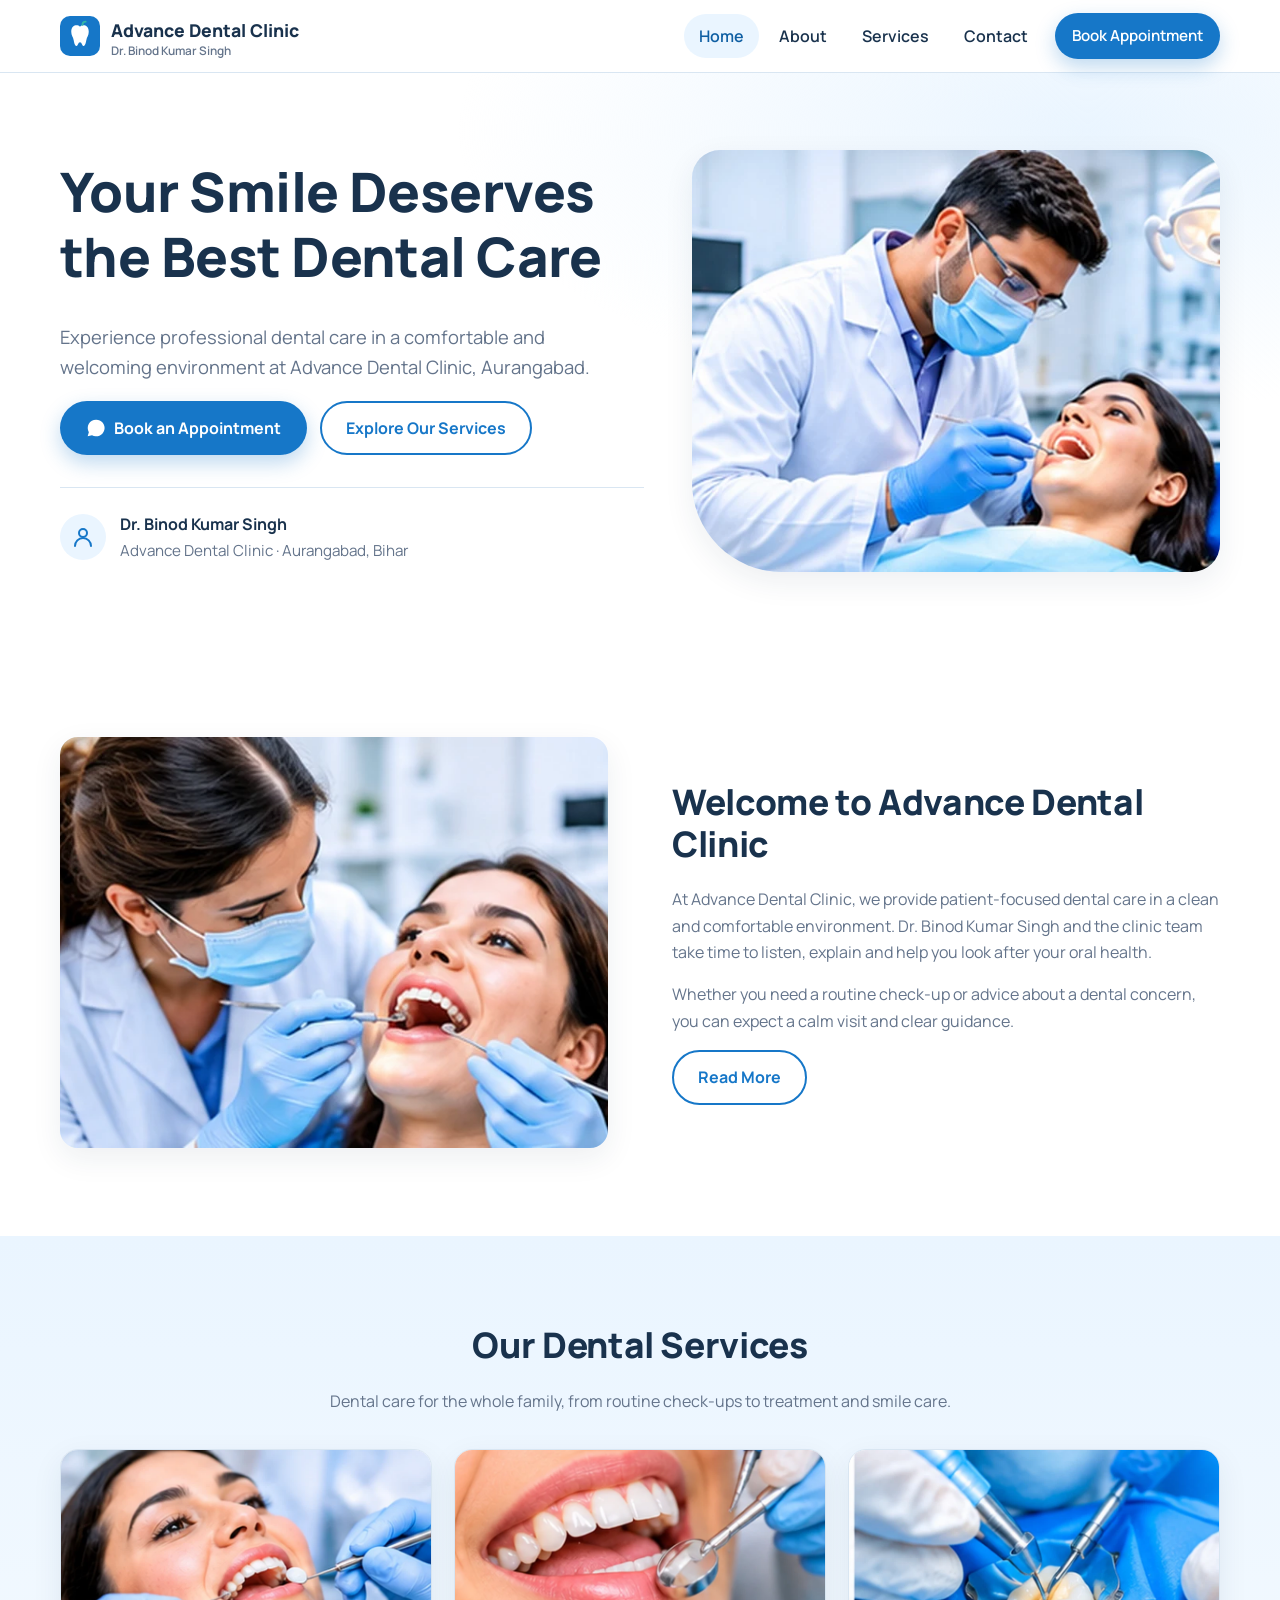
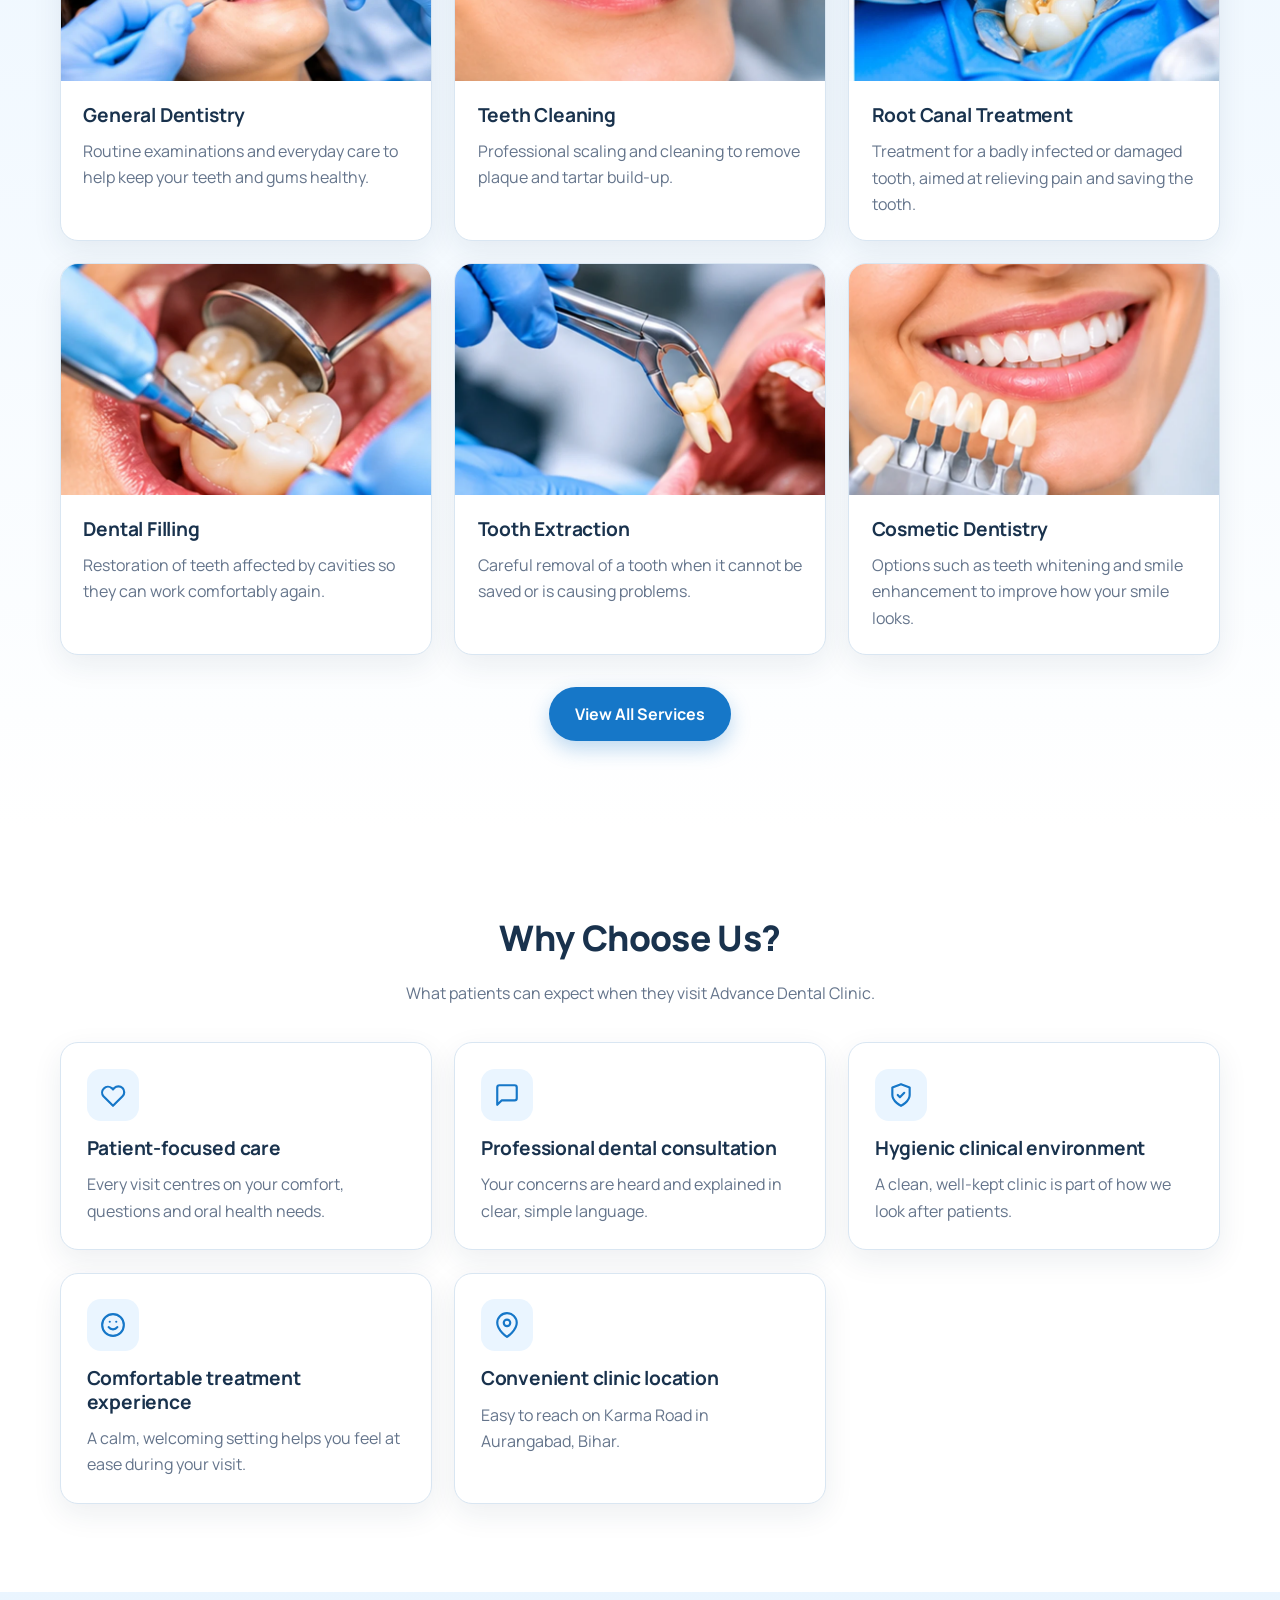
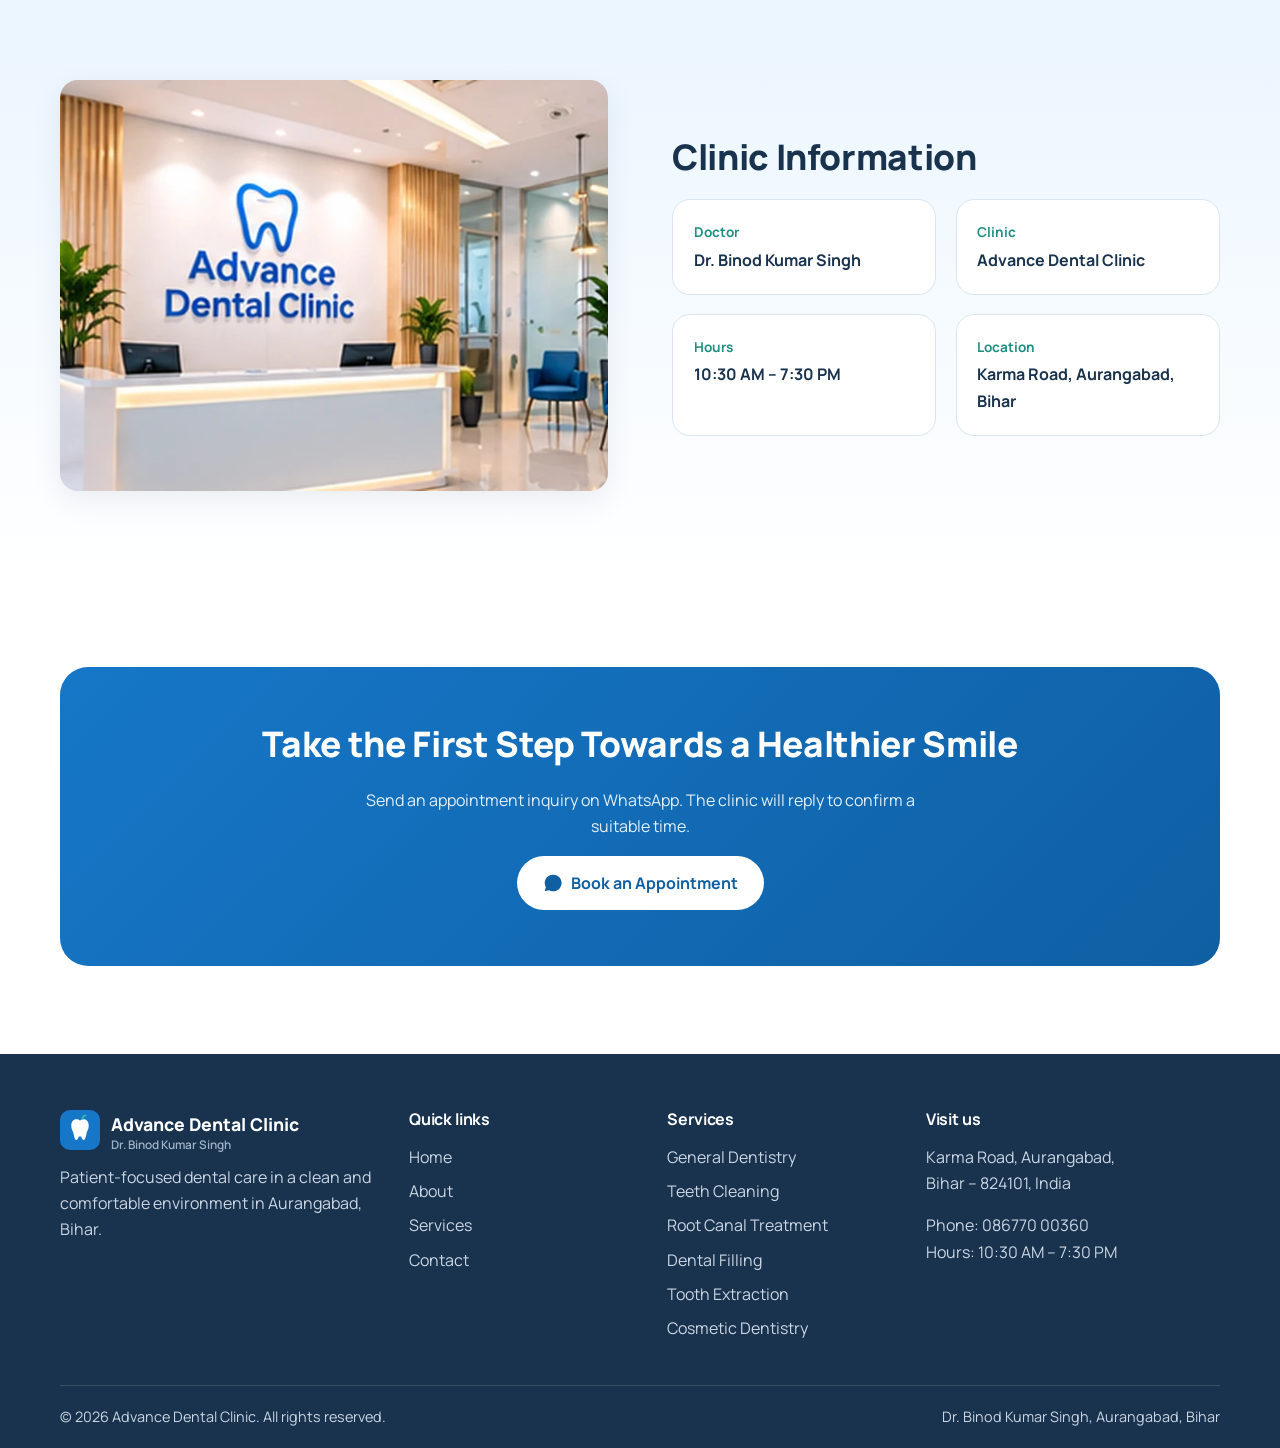
<file: index.html>
<!DOCTYPE html>
<html lang="en">
<head>
<meta charset="utf-8">
<meta name="viewport" content="width=device-width, initial-scale=1">
<title>Advance Dental Clinic | Dentist in Aurangabad, Bihar – Dr. Binod Kumar Singh</title>
<meta name="description" content="Advance Dental Clinic in Aurangabad, Bihar. Patient-focused dental care with Dr. Binod Kumar Singh on Karma Road. Book an appointment on WhatsApp.">
<meta name="keywords" content="Dental Clinic in Aurangabad Bihar, Dentist in Aurangabad, Advance Dental Clinic, Dr Binod Kumar Singh">
<link rel="canonical" href="https://www.example.com/index.html">
<meta property="og:type" content="website">
<meta property="og:site_name" content="Advance Dental Clinic">
<meta property="og:title" content="Advance Dental Clinic | Dentist in Aurangabad, Bihar – Dr. Binod Kumar Singh">
<meta property="og:description" content="Advance Dental Clinic in Aurangabad, Bihar. Patient-focused dental care with Dr. Binod Kumar Singh on Karma Road. Book an appointment on WhatsApp.">
<meta property="og:url" content="https://www.example.com/index.html">
<meta property="og:image" content="https://www.example.com/assets/images/home-dentist-hero.webp">
<link rel="icon" type="image/svg+xml" href="assets/images/favicon.svg">
<link rel="preconnect" href="https://fonts.googleapis.com">
<link rel="preconnect" href="https://fonts.gstatic.com" crossorigin>
<link href="https://fonts.googleapis.com/css2?family=Manrope:wght@400;500;600;700;800&display=swap" rel="stylesheet">
<link rel="stylesheet" href="assets/css/style.css">
</head>
<body>
<a class="skip" href="#main">Skip to content</a>
<header class="site-header">
<div class="wrap nav">
  <a class="logo" href="index.html" aria-label="Advance Dental Clinic home"><img src="assets/images/favicon.svg" alt="" width="40" height="40"><span>Advance Dental Clinic<small>Dr. Binod Kumar Singh</small></span></a>
  <button class="nav-toggle" aria-label="Open menu" aria-expanded="false" aria-controls="nav-links"><span></span></button>
  <ul class="nav-links" id="nav-links"><li><a href="index.html" aria-current="page">Home</a></li><li><a href="about.html">About</a></li><li><a href="services.html">Services</a></li><li><a href="contact.html">Contact</a></li><li><a class="btn btn-primary btn-sm js-book" href="https://wa.me/918677000360">Book Appointment</a></li></ul>
</div>
</header>
<main id="main">

<section class="hero"><div class="wrap hero-grid">
  <div class="hero-copy">
    <h1>Your Smile Deserves the Best Dental Care</h1>
    <p class="lead">Experience professional dental care in a comfortable and welcoming environment at Advance Dental Clinic, Aurangabad.</p>
    <div class="btn-row"><a class="btn btn-primary js-book" href="https://wa.me/918677000360"><svg viewBox="0 0 24 24" fill="currentColor" aria-hidden="true"><path d="M17.500 14.400c-.3-.1-1.700-.8-2-.9-.3-.1-.5-.1-.7.1-.2.300-.8.900-.9 1.100-.2.200-.3.200-.6.100a8 8 0 0 1-2.400-1.500 9 9 0 0 1-1.600-2c-.2-.3 0-.5.100-.6l.4-.5.3-.5c.1-.2 0-.4 0-.5l-.9-2.200c-.2-.6-.5-.5-.7-.5h-.6c-.2 0-.5.100-.8.400-.3.300-1 1-1 2.500s1.100 2.900 1.200 3.100c.2.200 2.100 3.200 5.100 4.500.7.300 1.300.5 1.700.6.700.2 1.400.2 1.900.1.600-.1 1.700-.7 2-1.400.2-.7.200-1.300.2-1.400-.1-.2-.3-.3-.6-.4zM12 2a10 10 0 0 0-8.600 15L2 22l5.200-1.400A10 10 0 1 0 12 2z"/></svg> Book an Appointment</a><a class="btn btn-outline" href="services.html">Explore Our Services</a></div>
    <div class="hero-doc"><div class="dot"><svg width="24" height="24" viewBox="0 0 24 24" fill="none" stroke="currentColor" stroke-width="2" stroke-linecap="round" stroke-linejoin="round" aria-hidden="true"><circle cx="12" cy="8" r="4"/><path d="M4 21a8 8 0 0 1 16 0"/></svg></div><div><strong>Dr. Binod Kumar Singh</strong><span>Advance Dental Clinic &middot; Aurangabad, Bihar</span></div></div>
  </div>
  <div class="photo"><img src="assets/images/home-dentist-hero.webp" alt="Dentist treating a patient in a modern clinic at Advance Dental Clinic, Aurangabad" width="1200" height="1260" data-img-tag="IMG-HOME-01"></div>
</div></section>

<section class="section"><div class="wrap split">
  <div class="photo"><img src="assets/images/dental-care.webp" alt="Dentist examining a patient's teeth at Advance Dental Clinic, Aurangabad" width="1200" height="900" data-img-tag="IMG-HOME-02" loading="lazy"></div>
  <div>
    <h2>Welcome to Advance Dental Clinic</h2>
    <p>At Advance Dental Clinic, we provide patient-focused dental care in a clean and comfortable environment. Dr. Binod Kumar Singh and the clinic team take time to listen, explain and help you look after your oral health.</p>
    <p>Whether you need a routine check-up or advice about a dental concern, you can expect a calm visit and clear guidance.</p>
    <a class="btn btn-outline" href="about.html">Read More</a>
  </div>
</div></section>

<section class="section section--sky"><div class="wrap">
  <div class="section-head center"><h2>Our Dental Services</h2><p>Dental care for the whole family, from routine check-ups to treatment and smile care.</p></div>
  <div class="grid grid-3"><article class="card"><div class="photo"><img src="assets/images/general-dentistry.webp" alt="Routine dental examination at Advance Dental Clinic, Aurangabad" width="1200" height="750" data-img-tag="IMG-SERVICE-01" loading="lazy"></div><div class="card-body"><h3>General Dentistry</h3><p>Routine examinations and everyday care to help keep your teeth and gums healthy.</p></div></article><article class="card"><div class="photo"><img src="assets/images/teeth-cleaning.webp" alt="Dental scaling and cleaning at Advance Dental Clinic, Aurangabad" width="1200" height="750" data-img-tag="IMG-SERVICE-02" loading="lazy"></div><div class="card-body"><h3>Teeth Cleaning</h3><p>Professional scaling and cleaning to remove plaque and tartar build-up.</p></div></article><article class="card"><div class="photo"><img src="assets/images/root-canal.webp" alt="Root canal procedure at Advance Dental Clinic, Aurangabad" width="1200" height="750" data-img-tag="IMG-SERVICE-03" loading="lazy"></div><div class="card-body"><h3>Root Canal Treatment</h3><p>Treatment for a badly infected or damaged tooth, aimed at relieving pain and saving the tooth.</p></div></article><article class="card"><div class="photo"><img src="assets/images/dental-filling.webp" alt="Dental restoration procedure at Advance Dental Clinic, Aurangabad" width="1200" height="750" data-img-tag="IMG-SERVICE-04" loading="lazy"></div><div class="card-body"><h3>Dental Filling</h3><p>Restoration of teeth affected by cavities so they can work comfortably again.</p></div></article><article class="card"><div class="photo"><img src="assets/images/tooth-extraction.webp" alt="Tooth extraction procedure at Advance Dental Clinic, Aurangabad" width="1200" height="750" data-img-tag="IMG-SERVICE-05" loading="lazy"></div><div class="card-body"><h3>Tooth Extraction</h3><p>Careful removal of a tooth when it cannot be saved or is causing problems.</p></div></article><article class="card"><div class="photo"><img src="assets/images/cosmetic-dentistry.webp" alt="Teeth whitening and smile enhancement at Advance Dental Clinic, Aurangabad" width="1200" height="750" data-img-tag="IMG-SERVICE-06" loading="lazy"></div><div class="card-body"><h3>Cosmetic Dentistry</h3><p>Options such as teeth whitening and smile enhancement to improve how your smile looks.</p></div></article></div>
  <div class="btn-row" style="justify-content:center;margin-top:2rem"><a class="btn btn-primary" href="services.html">View All Services</a></div>
</div></section>

<section class="section"><div class="wrap">
  <div class="section-head center"><h2>Why Choose Us?</h2><p>What patients can expect when they visit Advance Dental Clinic.</p></div>
  <div class="grid grid-3"><div class="card icon-card"><div class="icon"><svg viewBox="0 0 24 24" fill="none" stroke="currentColor" stroke-width="2" stroke-linecap="round" stroke-linejoin="round" aria-hidden="true"><path d="M20.8 5.6a5.4 5.4 0 0 0-7.600 0L12 6.800l-1.200-1.200a5.400 5.400 0 0 0-7.600 7.600L12 22l8.800-8.800a5.400 5.400 0 0 0 0-7.600z"/></svg></div><h3>Patient-focused care</h3><p>Every visit centres on your comfort, questions and oral health needs.</p></div><div class="card icon-card"><div class="icon"><svg viewBox="0 0 24 24" fill="none" stroke="currentColor" stroke-width="2" stroke-linecap="round" stroke-linejoin="round" aria-hidden="true"><path d="M21 15a2 2 0 0 1-2 2H7l-4 4V5a2 2 0 0 1 2-2h14a2 2 0 0 1 2 2z"/></svg></div><h3>Professional dental consultation</h3><p>Your concerns are heard and explained in clear, simple language.</p></div><div class="card icon-card"><div class="icon"><svg viewBox="0 0 24 24" fill="none" stroke="currentColor" stroke-width="2" stroke-linecap="round" stroke-linejoin="round" aria-hidden="true"><path d="M12 22s8-4 8-10V5l-8-3-8 3v7c0 6 8 10 8 10z"/><path d="m9 12 2 2 4-4"/></svg></div><h3>Hygienic clinical environment</h3><p>A clean, well-kept clinic is part of how we look after patients.</p></div><div class="card icon-card"><div class="icon"><svg viewBox="0 0 24 24" fill="none" stroke="currentColor" stroke-width="2" stroke-linecap="round" stroke-linejoin="round" aria-hidden="true"><circle cx="12" cy="12" r="10"/><path d="M8 14s1.500 2 4 2 4-2 4-2"/><path d="M9 9h.01M15 9h.01"/></svg></div><h3>Comfortable treatment experience</h3><p>A calm, welcoming setting helps you feel at ease during your visit.</p></div><div class="card icon-card"><div class="icon"><svg viewBox="0 0 24 24" fill="none" stroke="currentColor" stroke-width="2" stroke-linecap="round" stroke-linejoin="round" aria-hidden="true"><path d="M21 10c0 7-9 13-9 13S3 17 3 10a9 9 0 0 1 18 0z"/><circle cx="12" cy="10" r="3"/></svg></div><h3>Convenient clinic location</h3><p>Easy to reach on Karma Road in Aurangabad, Bihar.</p></div></div>
</div></section>

<section class="section section--sky"><div class="wrap split">
  <div class="photo"><img src="assets/images/clinic-interior.webp" alt="Reception and waiting area at Advance Dental Clinic, Aurangabad" width="1200" height="900" data-img-tag="IMG-HOME-03" loading="lazy"></div>
  <div>
  <h2>Clinic Information</h2>
  <dl class="info-list info-stack">
    <div class="info-item"><dt>Doctor</dt><dd>Dr. Binod Kumar Singh</dd></div>
    <div class="info-item"><dt>Clinic</dt><dd>Advance Dental Clinic</dd></div>
    <div class="info-item"><dt>Hours</dt><dd>10:30 AM &ndash; 7:30 PM</dd></div>
    <div class="info-item"><dt>Location</dt><dd>Karma Road, Aurangabad, Bihar</dd></div>
  </dl>
  </div>
</div></section>
<section class="section"><div class="wrap"><div class="cta"><h2>Take the First Step Towards a Healthier Smile</h2><p>Send an appointment inquiry on WhatsApp. The clinic will reply to confirm a suitable time.</p><div class="btn-row"><a class="btn btn-light js-book" href="https://wa.me/918677000360"><svg viewBox="0 0 24 24" fill="currentColor" aria-hidden="true"><path d="M17.500 14.400c-.3-.1-1.700-.8-2-.9-.3-.1-.5-.1-.7.1-.2.300-.8.900-.9 1.100-.2.200-.3.200-.6.100a8 8 0 0 1-2.400-1.500 9 9 0 0 1-1.600-2c-.2-.3 0-.5.100-.6l.4-.5.3-.5c.1-.2 0-.4 0-.5l-.9-2.200c-.2-.6-.5-.5-.7-.5h-.6c-.2 0-.5.100-.8.400-.3.300-1 1-1 2.500s1.100 2.900 1.200 3.100c.2.200 2.100 3.200 5.100 4.500.7.300 1.300.5 1.700.6.700.2 1.400.2 1.900.1.600-.1 1.700-.7 2-1.400.2-.7.200-1.300.2-1.400-.1-.2-.3-.3-.6-.4zM12 2a10 10 0 0 0-8.600 15L2 22l5.200-1.400A10 10 0 1 0 12 2z"/></svg> Book an Appointment</a></div></div></div></section>
</main>
<footer class="site-footer">
<div class="wrap">
  <div class="footer-grid">
    <div>
      <a class="logo" href="index.html"><img src="assets/images/favicon.svg" alt="" width="40" height="40"><span>Advance Dental Clinic<small>Dr. Binod Kumar Singh</small></span></a>
      <p>Patient-focused dental care in a clean and comfortable environment in Aurangabad, Bihar.</p>
    </div>
    <div><h4>Quick links</h4><ul><li><a href="index.html">Home</a></li><li><a href="about.html">About</a></li><li><a href="services.html">Services</a></li><li><a href="contact.html">Contact</a></li></ul></div>
    <div><h4>Services</h4><ul><li><a href="services.html#general-dentistry">General Dentistry</a></li><li><a href="services.html#teeth-cleaning">Teeth Cleaning</a></li><li><a href="services.html#root-canal">Root Canal Treatment</a></li><li><a href="services.html#dental-filling">Dental Filling</a></li><li><a href="services.html#tooth-extraction">Tooth Extraction</a></li><li><a href="services.html#cosmetic-dentistry">Cosmetic Dentistry</a></li></ul></div>
    <div><h4>Visit us</h4>
      <p>Karma Road, Aurangabad,<br>Bihar &ndash; 824101, India</p>
      <p>Phone: <a href="tel:+918677000360">086770 00360</a><br>Hours: 10:30 AM &ndash; 7:30 PM</p>
    </div>
  </div>
  <div class="copy"><span>&copy; <span id="year">2026</span> Advance Dental Clinic. All rights reserved.</span><span>Dr. Binod Kumar Singh, Aurangabad, Bihar</span></div>
</div>
</footer>
<script src="assets/js/script.js"></script>
</body>
</html>
</file>
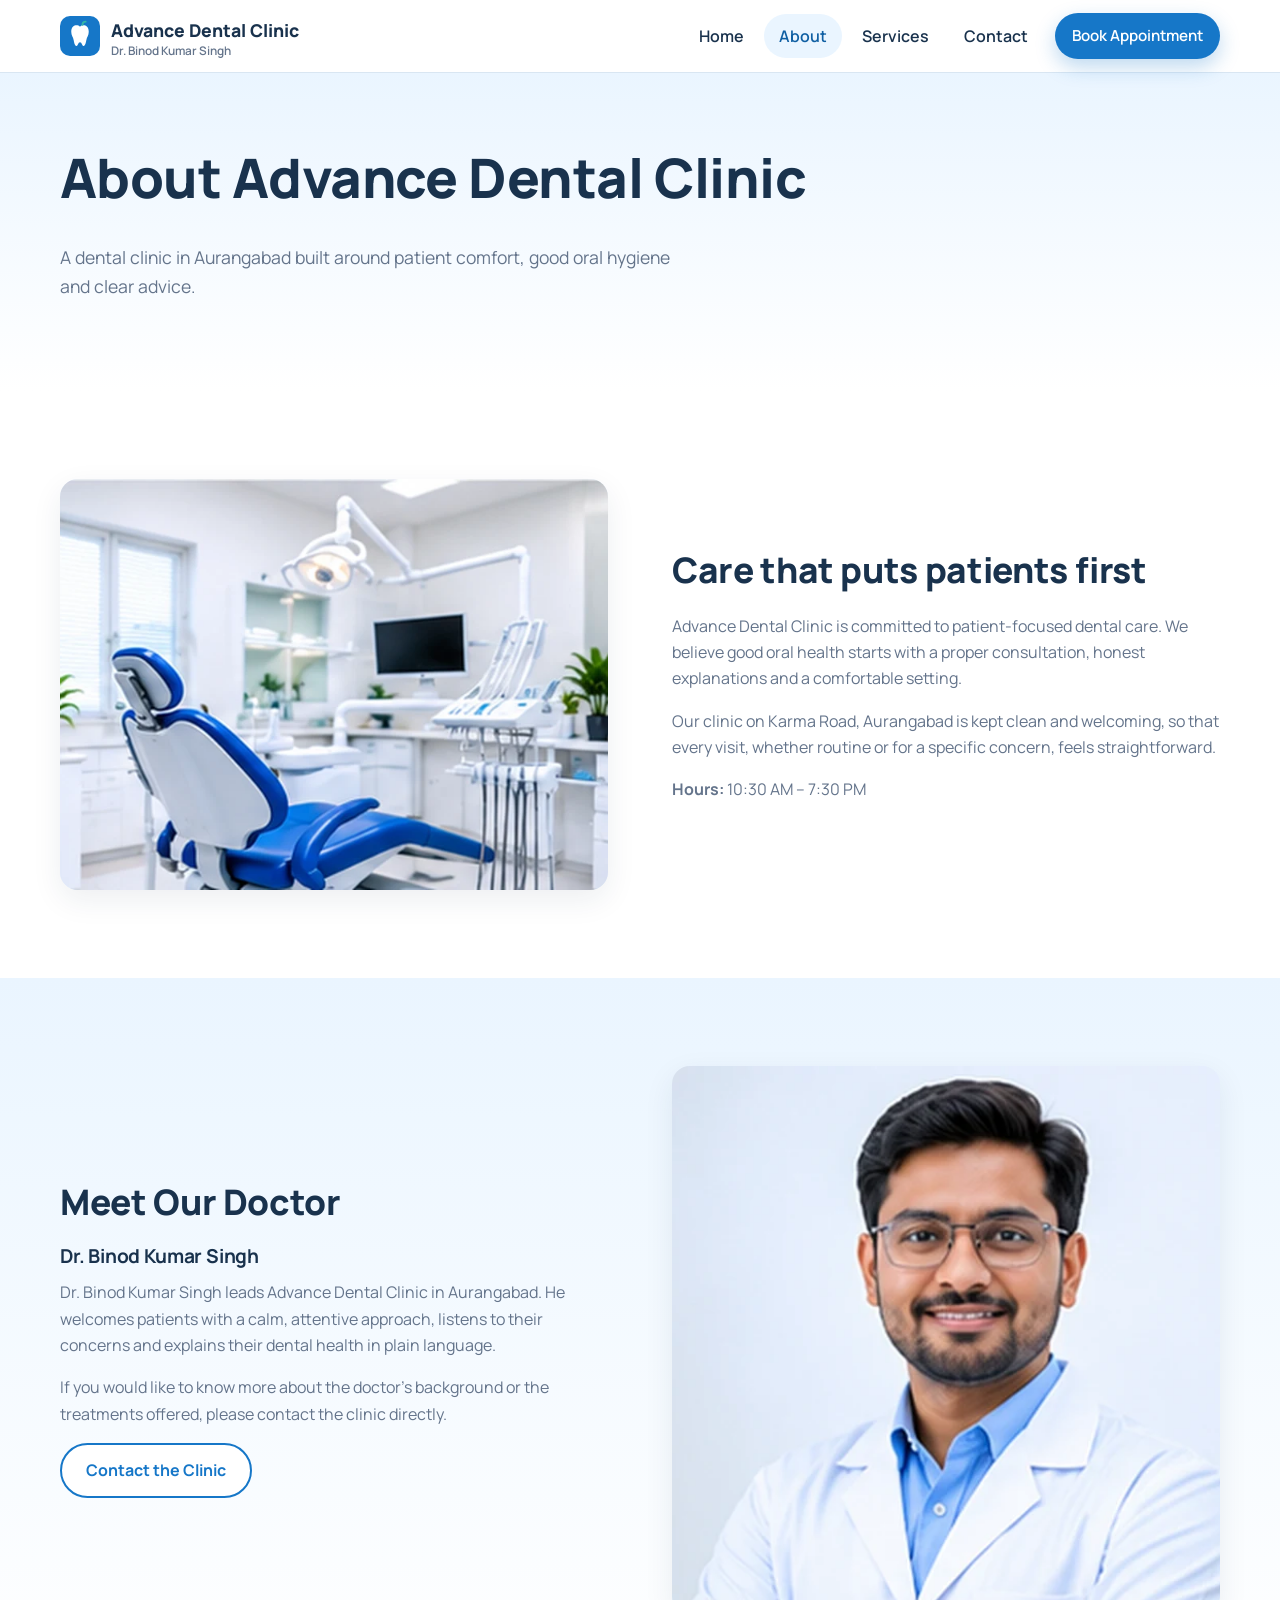
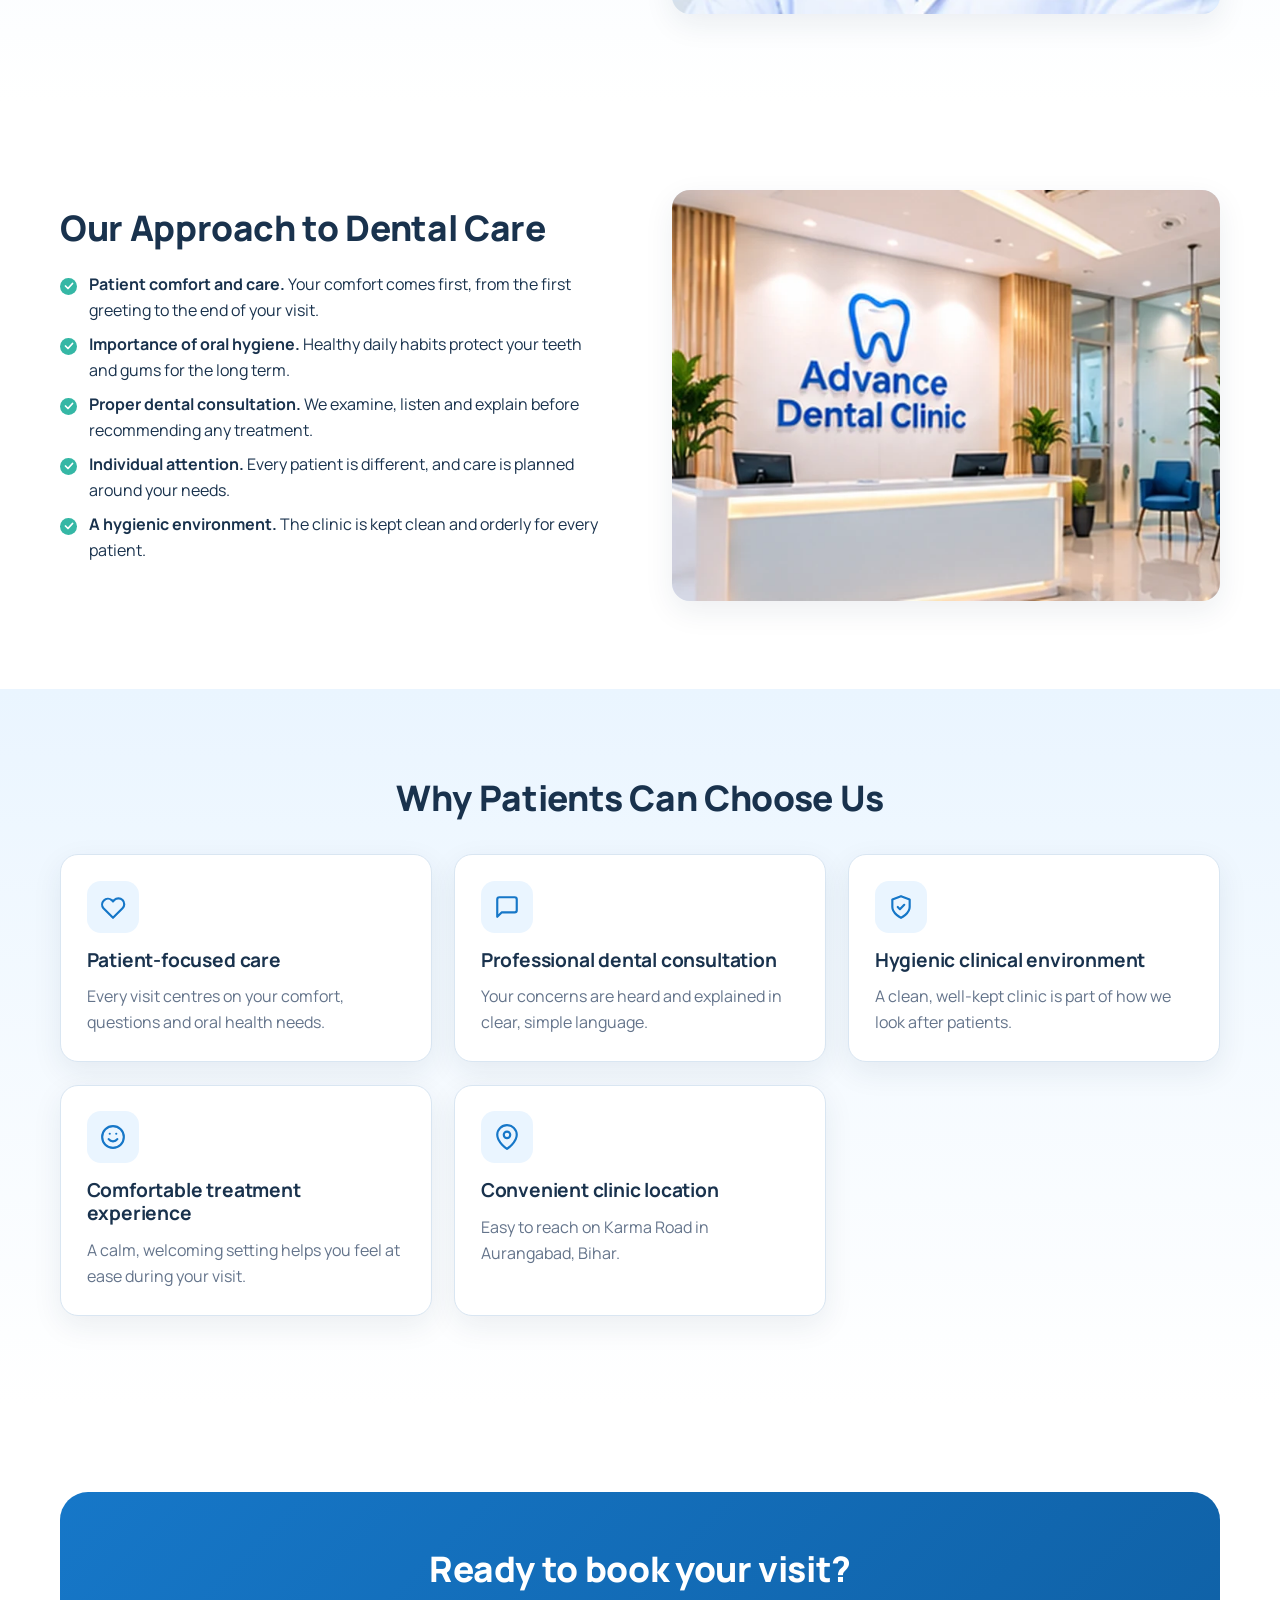
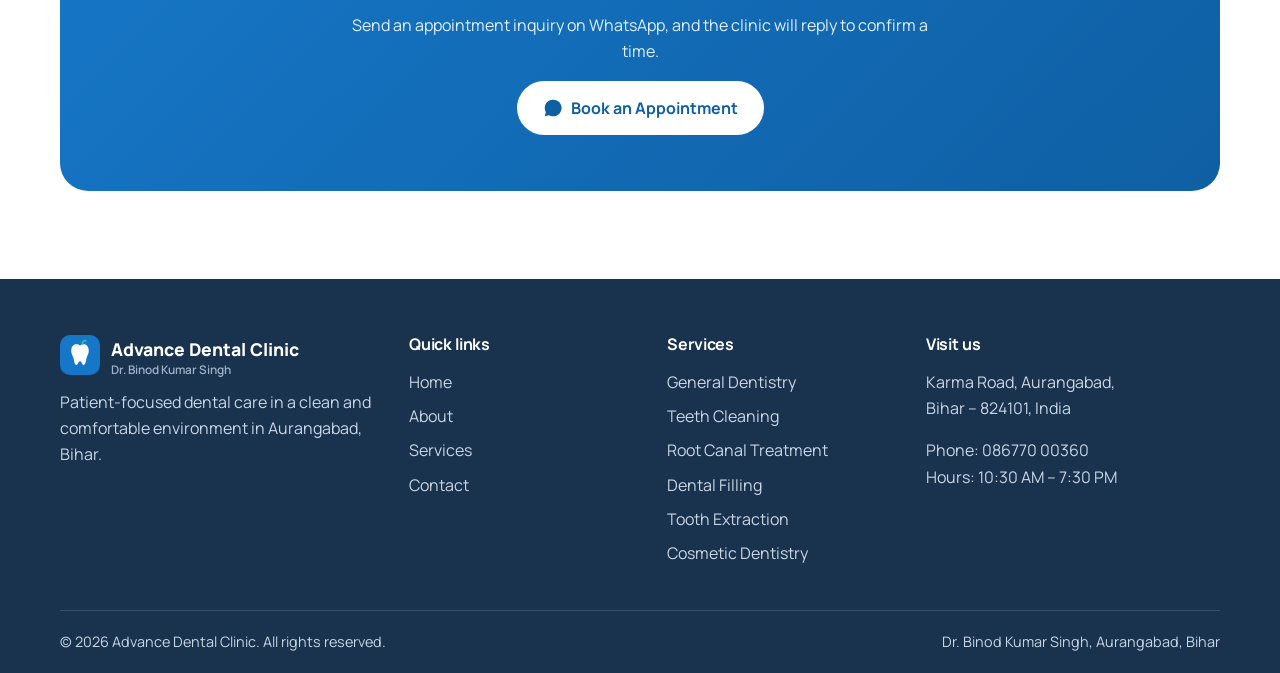
<file: about.html>
<!DOCTYPE html>
<html lang="en">
<head>
<meta charset="utf-8">
<meta name="viewport" content="width=device-width, initial-scale=1">
<title>About Advance Dental Clinic | Dr. Binod Kumar Singh, Aurangabad</title>
<meta name="description" content="Learn about Advance Dental Clinic and Dr. Binod Kumar Singh, a patient-focused dentist on Karma Road, Aurangabad, Bihar.">
<meta name="keywords" content="Dental Clinic in Aurangabad Bihar, Dentist in Aurangabad, Advance Dental Clinic, Dr Binod Kumar Singh">
<link rel="canonical" href="https://www.example.com/about.html">
<meta property="og:type" content="website">
<meta property="og:site_name" content="Advance Dental Clinic">
<meta property="og:title" content="About Advance Dental Clinic | Dr. Binod Kumar Singh, Aurangabad">
<meta property="og:description" content="Learn about Advance Dental Clinic and Dr. Binod Kumar Singh, a patient-focused dentist on Karma Road, Aurangabad, Bihar.">
<meta property="og:url" content="https://www.example.com/about.html">
<meta property="og:image" content="https://www.example.com/assets/images/home-dentist-hero.webp">
<link rel="icon" type="image/svg+xml" href="assets/images/favicon.svg">
<link rel="preconnect" href="https://fonts.googleapis.com">
<link rel="preconnect" href="https://fonts.gstatic.com" crossorigin>
<link href="https://fonts.googleapis.com/css2?family=Manrope:wght@400;500;600;700;800&display=swap" rel="stylesheet">
<link rel="stylesheet" href="assets/css/style.css">
</head>
<body>
<a class="skip" href="#main">Skip to content</a>
<header class="site-header">
<div class="wrap nav">
  <a class="logo" href="index.html" aria-label="Advance Dental Clinic home"><img src="assets/images/favicon.svg" alt="" width="40" height="40"><span>Advance Dental Clinic<small>Dr. Binod Kumar Singh</small></span></a>
  <button class="nav-toggle" aria-label="Open menu" aria-expanded="false" aria-controls="nav-links"><span></span></button>
  <ul class="nav-links" id="nav-links"><li><a href="index.html">Home</a></li><li><a href="about.html" aria-current="page">About</a></li><li><a href="services.html">Services</a></li><li><a href="contact.html">Contact</a></li><li><a class="btn btn-primary btn-sm js-book" href="https://wa.me/918677000360">Book Appointment</a></li></ul>
</div>
</header>
<main id="main">

<section class="page-hero"><div class="wrap"><h1>About Advance Dental Clinic</h1><p class="lead">A dental clinic in Aurangabad built around patient comfort, good oral hygiene and clear advice.</p></div></section>

<section class="section"><div class="wrap split">
  <div class="photo"><img src="assets/images/about-clinic.webp" alt="Dental treatment room at Advance Dental Clinic, Aurangabad" width="1200" height="900" data-img-tag="IMG-ABOUT-02"></div>
  <div>
    <h2>Care that puts patients first</h2>
    <p>Advance Dental Clinic is committed to patient-focused dental care. We believe good oral health starts with a proper consultation, honest explanations and a comfortable setting.</p>
    <p>Our clinic on Karma Road, Aurangabad is kept clean and welcoming, so that every visit, whether routine or for a specific concern, feels straightforward.</p>
    <p><strong>Hours:</strong> 10:30 AM &ndash; 7:30 PM</p>
  </div>
</div></section>

<section class="section section--sky"><div class="wrap split reverse">
  <div class="photo" style="aspect-ratio:1/1"><img src="assets/images/doctor-profile.webp" alt="Dentist at Advance Dental Clinic, Aurangabad" width="1200" height="900" data-img-tag="IMG-ABOUT-01" loading="lazy"></div>
  <div>
    <h2>Meet Our Doctor</h2>
    <h3>Dr. Binod Kumar Singh</h3>
    <p>Dr. Binod Kumar Singh leads Advance Dental Clinic in Aurangabad. He welcomes patients with a calm, attentive approach, listens to their concerns and explains their dental health in plain language.</p>
    <p>If you would like to know more about the doctor&rsquo;s background or the treatments offered, please contact the clinic directly.</p>
    <a class="btn btn-outline" href="contact.html">Contact the Clinic</a>
  </div>
</div></section>

<section class="section"><div class="wrap split">
  <div>
    <h2>Our Approach to Dental Care</h2>
    <ul class="checks"><li><strong>Patient comfort and care.</strong> Your comfort comes first, from the first greeting to the end of your visit.</li><li><strong>Importance of oral hygiene.</strong> Healthy daily habits protect your teeth and gums for the long term.</li><li><strong>Proper dental consultation.</strong> We examine, listen and explain before recommending any treatment.</li><li><strong>Individual attention.</strong> Every patient is different, and care is planned around your needs.</li><li><strong>A hygienic environment.</strong> The clinic is kept clean and orderly for every patient.</li></ul>
  </div>
  <div class="photo"><img src="assets/images/clinic-interior.webp" alt="Reception and waiting area at Advance Dental Clinic, Aurangabad" width="1200" height="900" data-img-tag="IMG-HOME-03" loading="lazy"></div>
</div></section>

<section class="section section--sky"><div class="wrap">
  <div class="section-head center"><h2>Why Patients Can Choose Us</h2></div>
  <div class="grid grid-3"><div class="card icon-card"><div class="icon"><svg viewBox="0 0 24 24" fill="none" stroke="currentColor" stroke-width="2" stroke-linecap="round" stroke-linejoin="round" aria-hidden="true"><path d="M20.8 5.6a5.4 5.4 0 0 0-7.600 0L12 6.800l-1.200-1.200a5.400 5.400 0 0 0-7.600 7.600L12 22l8.800-8.800a5.400 5.400 0 0 0 0-7.600z"/></svg></div><h3>Patient-focused care</h3><p>Every visit centres on your comfort, questions and oral health needs.</p></div><div class="card icon-card"><div class="icon"><svg viewBox="0 0 24 24" fill="none" stroke="currentColor" stroke-width="2" stroke-linecap="round" stroke-linejoin="round" aria-hidden="true"><path d="M21 15a2 2 0 0 1-2 2H7l-4 4V5a2 2 0 0 1 2-2h14a2 2 0 0 1 2 2z"/></svg></div><h3>Professional dental consultation</h3><p>Your concerns are heard and explained in clear, simple language.</p></div><div class="card icon-card"><div class="icon"><svg viewBox="0 0 24 24" fill="none" stroke="currentColor" stroke-width="2" stroke-linecap="round" stroke-linejoin="round" aria-hidden="true"><path d="M12 22s8-4 8-10V5l-8-3-8 3v7c0 6 8 10 8 10z"/><path d="m9 12 2 2 4-4"/></svg></div><h3>Hygienic clinical environment</h3><p>A clean, well-kept clinic is part of how we look after patients.</p></div><div class="card icon-card"><div class="icon"><svg viewBox="0 0 24 24" fill="none" stroke="currentColor" stroke-width="2" stroke-linecap="round" stroke-linejoin="round" aria-hidden="true"><circle cx="12" cy="12" r="10"/><path d="M8 14s1.500 2 4 2 4-2 4-2"/><path d="M9 9h.01M15 9h.01"/></svg></div><h3>Comfortable treatment experience</h3><p>A calm, welcoming setting helps you feel at ease during your visit.</p></div><div class="card icon-card"><div class="icon"><svg viewBox="0 0 24 24" fill="none" stroke="currentColor" stroke-width="2" stroke-linecap="round" stroke-linejoin="round" aria-hidden="true"><path d="M21 10c0 7-9 13-9 13S3 17 3 10a9 9 0 0 1 18 0z"/><circle cx="12" cy="10" r="3"/></svg></div><h3>Convenient clinic location</h3><p>Easy to reach on Karma Road in Aurangabad, Bihar.</p></div></div>
</div></section>
<section class="section"><div class="wrap"><div class="cta"><h2>Ready to book your visit?</h2><p>Send an appointment inquiry on WhatsApp, and the clinic will reply to confirm a time.</p><div class="btn-row"><a class="btn btn-light js-book" href="https://wa.me/918677000360"><svg viewBox="0 0 24 24" fill="currentColor" aria-hidden="true"><path d="M17.500 14.400c-.3-.1-1.700-.8-2-.9-.3-.1-.5-.1-.7.1-.2.300-.8.900-.9 1.100-.2.200-.3.200-.6.100a8 8 0 0 1-2.400-1.500 9 9 0 0 1-1.600-2c-.2-.3 0-.5.100-.6l.4-.5.3-.5c.1-.2 0-.4 0-.5l-.9-2.200c-.2-.6-.5-.5-.7-.5h-.6c-.2 0-.5.100-.8.400-.3.300-1 1-1 2.500s1.100 2.900 1.200 3.100c.2.200 2.100 3.200 5.100 4.500.7.300 1.300.5 1.700.6.700.2 1.400.2 1.900.1.600-.1 1.700-.7 2-1.400.2-.7.200-1.300.2-1.400-.1-.2-.3-.3-.6-.4zM12 2a10 10 0 0 0-8.600 15L2 22l5.200-1.400A10 10 0 1 0 12 2z"/></svg> Book an Appointment</a></div></div></div></section>
</main>
<footer class="site-footer">
<div class="wrap">
  <div class="footer-grid">
    <div>
      <a class="logo" href="index.html"><img src="assets/images/favicon.svg" alt="" width="40" height="40"><span>Advance Dental Clinic<small>Dr. Binod Kumar Singh</small></span></a>
      <p>Patient-focused dental care in a clean and comfortable environment in Aurangabad, Bihar.</p>
    </div>
    <div><h4>Quick links</h4><ul><li><a href="index.html">Home</a></li><li><a href="about.html">About</a></li><li><a href="services.html">Services</a></li><li><a href="contact.html">Contact</a></li></ul></div>
    <div><h4>Services</h4><ul><li><a href="services.html#general-dentistry">General Dentistry</a></li><li><a href="services.html#teeth-cleaning">Teeth Cleaning</a></li><li><a href="services.html#root-canal">Root Canal Treatment</a></li><li><a href="services.html#dental-filling">Dental Filling</a></li><li><a href="services.html#tooth-extraction">Tooth Extraction</a></li><li><a href="services.html#cosmetic-dentistry">Cosmetic Dentistry</a></li></ul></div>
    <div><h4>Visit us</h4>
      <p>Karma Road, Aurangabad,<br>Bihar &ndash; 824101, India</p>
      <p>Phone: <a href="tel:+918677000360">086770 00360</a><br>Hours: 10:30 AM &ndash; 7:30 PM</p>
    </div>
  </div>
  <div class="copy"><span>&copy; <span id="year">2026</span> Advance Dental Clinic. All rights reserved.</span><span>Dr. Binod Kumar Singh, Aurangabad, Bihar</span></div>
</div>
</footer>
<script src="assets/js/script.js"></script>
</body>
</html>
</file>
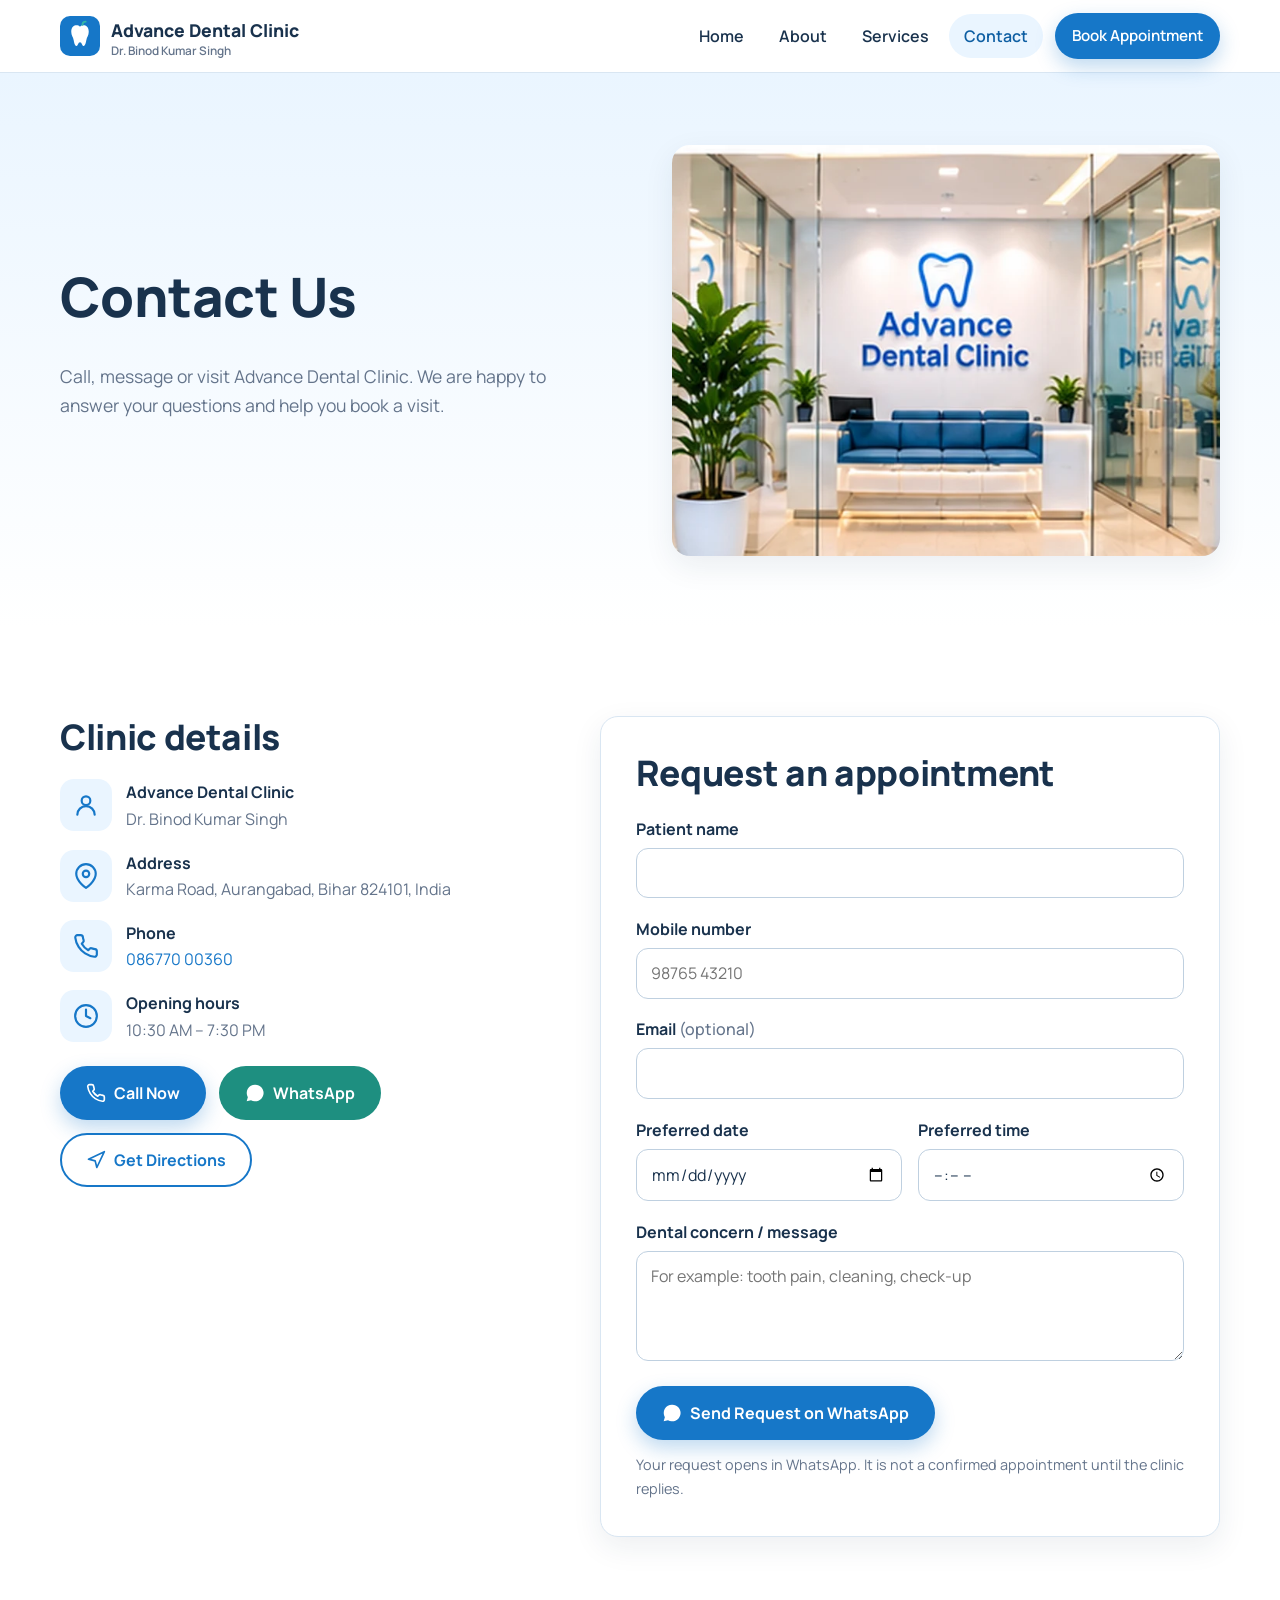
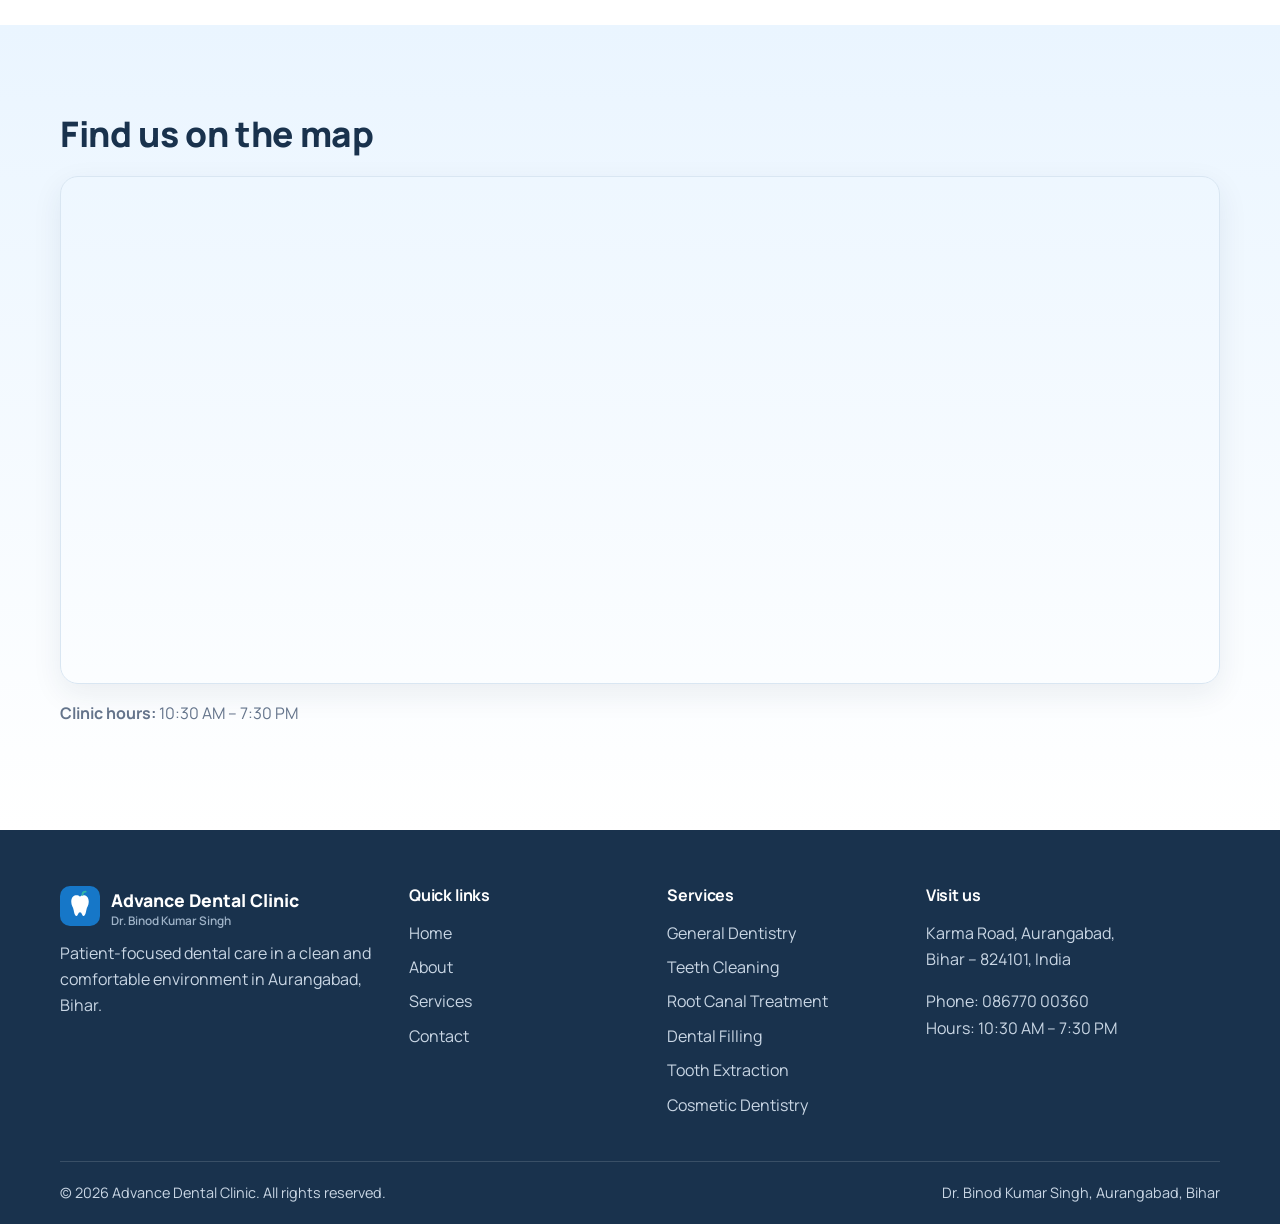
<file: contact.html>
<!DOCTYPE html>
<html lang="en">
<head>
<meta charset="utf-8">
<meta name="viewport" content="width=device-width, initial-scale=1">
<title>Contact Advance Dental Clinic | Dentist in Aurangabad, Bihar</title>
<meta name="description" content="Contact Advance Dental Clinic, Karma Road, Aurangabad, Bihar 824101. Call 086770 00360, message on WhatsApp or request an appointment with Dr. Binod Kumar Singh.">
<meta name="keywords" content="Dental Clinic in Aurangabad Bihar, Dentist in Aurangabad, Advance Dental Clinic, Dr Binod Kumar Singh">
<link rel="canonical" href="https://www.example.com/contact.html">
<meta property="og:type" content="website">
<meta property="og:site_name" content="Advance Dental Clinic">
<meta property="og:title" content="Contact Advance Dental Clinic | Dentist in Aurangabad, Bihar">
<meta property="og:description" content="Contact Advance Dental Clinic, Karma Road, Aurangabad, Bihar 824101. Call 086770 00360, message on WhatsApp or request an appointment with Dr. Binod Kumar Singh.">
<meta property="og:url" content="https://www.example.com/contact.html">
<meta property="og:image" content="https://www.example.com/assets/images/home-dentist-hero.webp">
<link rel="icon" type="image/svg+xml" href="assets/images/favicon.svg">
<link rel="preconnect" href="https://fonts.googleapis.com">
<link rel="preconnect" href="https://fonts.gstatic.com" crossorigin>
<link href="https://fonts.googleapis.com/css2?family=Manrope:wght@400;500;600;700;800&display=swap" rel="stylesheet">
<link rel="stylesheet" href="assets/css/style.css">
</head>
<body>
<a class="skip" href="#main">Skip to content</a>
<header class="site-header">
<div class="wrap nav">
  <a class="logo" href="index.html" aria-label="Advance Dental Clinic home"><img src="assets/images/favicon.svg" alt="" width="40" height="40"><span>Advance Dental Clinic<small>Dr. Binod Kumar Singh</small></span></a>
  <button class="nav-toggle" aria-label="Open menu" aria-expanded="false" aria-controls="nav-links"><span></span></button>
  <ul class="nav-links" id="nav-links"><li><a href="index.html">Home</a></li><li><a href="about.html">About</a></li><li><a href="services.html">Services</a></li><li><a href="contact.html" aria-current="page">Contact</a></li><li><a class="btn btn-primary btn-sm js-book" href="https://wa.me/918677000360">Book Appointment</a></li></ul>
</div>
</header>
<main id="main">

<section class="page-hero"><div class="wrap split" style="align-items:center">
  <div><h1>Contact Us</h1><p class="lead">Call, message or visit Advance Dental Clinic. We are happy to answer your questions and help you book a visit.</p></div>
  <div class="photo"><img src="assets/images/contact-clinic.webp" alt="Clinic reception or entrance at Advance Dental Clinic, Aurangabad" width="1200" height="900" data-img-tag="IMG-CONTACT-01"></div>
</div></section>

<section class="section"><div class="wrap contact-grid">
  <div>
    <h2>Clinic details</h2>
    <ul class="contact-list">
      <li><div class="icon"><svg viewBox="0 0 24 24" fill="none" stroke="currentColor" stroke-width="2" stroke-linecap="round" stroke-linejoin="round" aria-hidden="true"><circle cx="12" cy="8" r="4"/><path d="M4 21a8 8 0 0 1 16 0"/></svg></div><div><strong>Advance Dental Clinic</strong><span>Dr. Binod Kumar Singh</span></div></li>
      <li><div class="icon"><svg viewBox="0 0 24 24" fill="none" stroke="currentColor" stroke-width="2" stroke-linecap="round" stroke-linejoin="round" aria-hidden="true"><path d="M21 10c0 7-9 13-9 13S3 17 3 10a9 9 0 0 1 18 0z"/><circle cx="12" cy="10" r="3"/></svg></div><div><strong>Address</strong><span>Karma Road, Aurangabad, Bihar 824101, India</span></div></li>
      <li><div class="icon"><svg viewBox="0 0 24 24" fill="none" stroke="currentColor" stroke-width="2" stroke-linecap="round" stroke-linejoin="round" aria-hidden="true"><path d="M22 16.900v3a2 2 0 0 1-2.200 2 19.800 19.800 0 0 1-8.600-3.100 19.500 19.500 0 0 1-6-6A19.800 19.800 0 0 1 2.100 4.200 2 2 0 0 1 4.100 2h3a2 2 0 0 1 2 1.700c.1 1 .4 1.900.7 2.800a2 2 0 0 1-.5 2.100L8.100 9.900a16 16 0 0 0 6 6l1.300-1.300a2 2 0 0 1 2.100-.4c.9.300 1.800.6 2.800.7a2 2 0 0 1 1.700 2z"/></svg></div><div><strong>Phone</strong><span><a href="tel:+918677000360">086770 00360</a></span></div></li>
      <li><div class="icon"><svg viewBox="0 0 24 24" fill="none" stroke="currentColor" stroke-width="2" stroke-linecap="round" stroke-linejoin="round" aria-hidden="true"><circle cx="12" cy="12" r="10"/><path d="M12 6v6l4 2"/></svg></div><div><strong>Opening hours</strong><span>10:30 AM &ndash; 7:30 PM</span></div></li>
    </ul>
    <div class="btn-row">
      <a class="btn btn-primary" href="tel:+918677000360"><svg viewBox="0 0 24 24" fill="none" stroke="currentColor" stroke-width="2" stroke-linecap="round" stroke-linejoin="round" aria-hidden="true"><path d="M22 16.900v3a2 2 0 0 1-2.200 2 19.800 19.800 0 0 1-8.600-3.100 19.500 19.500 0 0 1-6-6A19.800 19.800 0 0 1 2.100 4.200 2 2 0 0 1 4.100 2h3a2 2 0 0 1 2 1.700c.1 1 .4 1.900.7 2.800a2 2 0 0 1-.5 2.100L8.100 9.900a16 16 0 0 0 6 6l1.300-1.300a2 2 0 0 1 2.100-.4c.9.300 1.800.6 2.800.7a2 2 0 0 1 1.700 2z"/></svg> Call Now</a>
      <a class="btn btn-teal" href="https://wa.me/918677000360" target="_blank" rel="noopener noreferrer"><svg viewBox="0 0 24 24" fill="currentColor" aria-hidden="true"><path d="M17.500 14.400c-.3-.1-1.700-.8-2-.9-.3-.1-.5-.1-.7.1-.2.300-.8.900-.9 1.100-.2.200-.3.200-.6.100a8 8 0 0 1-2.400-1.500 9 9 0 0 1-1.600-2c-.2-.3 0-.5.100-.6l.4-.5.3-.5c.1-.2 0-.4 0-.5l-.9-2.200c-.2-.6-.5-.5-.7-.5h-.6c-.2 0-.5.100-.8.400-.3.300-1 1-1 2.500s1.100 2.900 1.200 3.100c.2.200 2.100 3.200 5.100 4.500.7.300 1.300.5 1.700.6.700.2 1.400.2 1.900.1.600-.1 1.700-.7 2-1.400.2-.7.200-1.300.2-1.400-.1-.2-.3-.3-.6-.4zM12 2a10 10 0 0 0-8.600 15L2 22l5.200-1.400A10 10 0 1 0 12 2z"/></svg> WhatsApp</a>
      <a class="btn btn-outline" href="https://www.google.com/maps/dir/?api=1&destination=Advance+Dental+Clinic%2C+Karma+Road%2C+Aurangabad%2C+Bihar+824101%2C+India" target="_blank" rel="noopener noreferrer"><svg viewBox="0 0 24 24" fill="none" stroke="currentColor" stroke-width="2" stroke-linecap="round" stroke-linejoin="round" aria-hidden="true"><path d="M3 11l19-9-9 19-2-8-8-2z"/></svg> Get Directions</a>
    </div>
  </div>
  <div class="card form-card">
    <h2>Request an appointment</h2>
    <form id="appointment-form" novalidate>
      <div class="field"><label for="name">Patient name</label><input id="name" name="name" type="text" autocomplete="name" required aria-describedby="name-err"><p class="error" id="name-err" role="alert"></p></div>
      <div class="field"><label for="phone">Mobile number</label><input id="phone" name="phone" type="tel" inputmode="tel" autocomplete="tel" placeholder="98765 43210" required aria-describedby="phone-err"><p class="error" id="phone-err" role="alert"></p></div>
      <div class="field"><label for="email">Email <span class="opt">(optional)</span></label><input id="email" name="email" type="email" autocomplete="email" aria-describedby="email-err"><p class="error" id="email-err" role="alert"></p></div>
      <div class="two">
        <div class="field"><label for="date">Preferred date</label><input id="date" name="date" type="date" aria-describedby="date-err"><p class="error" id="date-err" role="alert"></p></div>
        <div class="field"><label for="time">Preferred time</label><input id="time" name="time" type="time" min="10:30" max="19:30"><p class="error" role="alert"></p></div>
      </div>
      <div class="field"><label for="message">Dental concern / message</label><textarea id="message" name="message" placeholder="For example: tooth pain, cleaning, check-up"></textarea><p class="error" role="alert"></p></div>
      <button class="btn btn-primary" type="submit"><svg viewBox="0 0 24 24" fill="currentColor" aria-hidden="true"><path d="M17.500 14.400c-.3-.1-1.700-.8-2-.9-.3-.1-.5-.1-.7.1-.2.300-.8.900-.9 1.100-.2.200-.3.200-.6.100a8 8 0 0 1-2.400-1.500 9 9 0 0 1-1.600-2c-.2-.3 0-.5.100-.6l.4-.5.3-.5c.1-.2 0-.4 0-.5l-.9-2.200c-.2-.6-.5-.5-.7-.5h-.6c-.2 0-.5.100-.8.400-.3.300-1 1-1 2.500s1.100 2.900 1.200 3.100c.2.200 2.100 3.200 5.100 4.500.7.300 1.300.5 1.700.6.700.2 1.400.2 1.900.1.600-.1 1.700-.7 2-1.400.2-.7.200-1.300.2-1.400-.1-.2-.3-.3-.6-.4zM12 2a10 10 0 0 0-8.600 15L2 22l5.200-1.400A10 10 0 1 0 12 2z"/></svg> Send Request on WhatsApp</button>
      <p class="form-note">Your request opens in WhatsApp. It is not a confirmed appointment until the clinic replies.</p>
      <div class="form-success" id="form-success" role="status" tabindex="-1"></div>
    </form>
  </div>
</div></section>

<section class="section section--sky"><div class="wrap">
  <h2>Find us on the map</h2>
  <div class="map"><iframe title="Map showing Advance Dental Clinic, Karma Road, Aurangabad, Bihar" src="https://www.google.com/maps?q=Advance+Dental+Clinic,+Karma+Road,+Aurangabad,+Bihar+824101,+India&output=embed" loading="lazy" referrerpolicy="no-referrer-when-downgrade" allowfullscreen></iframe></div>
  <p style="margin-top:1rem"><strong>Clinic hours:</strong> 10:30 AM &ndash; 7:30 PM</p>
</div></section>
</main>
<footer class="site-footer">
<div class="wrap">
  <div class="footer-grid">
    <div>
      <a class="logo" href="index.html"><img src="assets/images/favicon.svg" alt="" width="40" height="40"><span>Advance Dental Clinic<small>Dr. Binod Kumar Singh</small></span></a>
      <p>Patient-focused dental care in a clean and comfortable environment in Aurangabad, Bihar.</p>
    </div>
    <div><h4>Quick links</h4><ul><li><a href="index.html">Home</a></li><li><a href="about.html">About</a></li><li><a href="services.html">Services</a></li><li><a href="contact.html">Contact</a></li></ul></div>
    <div><h4>Services</h4><ul><li><a href="services.html#general-dentistry">General Dentistry</a></li><li><a href="services.html#teeth-cleaning">Teeth Cleaning</a></li><li><a href="services.html#root-canal">Root Canal Treatment</a></li><li><a href="services.html#dental-filling">Dental Filling</a></li><li><a href="services.html#tooth-extraction">Tooth Extraction</a></li><li><a href="services.html#cosmetic-dentistry">Cosmetic Dentistry</a></li></ul></div>
    <div><h4>Visit us</h4>
      <p>Karma Road, Aurangabad,<br>Bihar &ndash; 824101, India</p>
      <p>Phone: <a href="tel:+918677000360">086770 00360</a><br>Hours: 10:30 AM &ndash; 7:30 PM</p>
    </div>
  </div>
  <div class="copy"><span>&copy; <span id="year">2026</span> Advance Dental Clinic. All rights reserved.</span><span>Dr. Binod Kumar Singh, Aurangabad, Bihar</span></div>
</div>
</footer>
<script src="assets/js/script.js"></script>
</body>
</html>
</file>
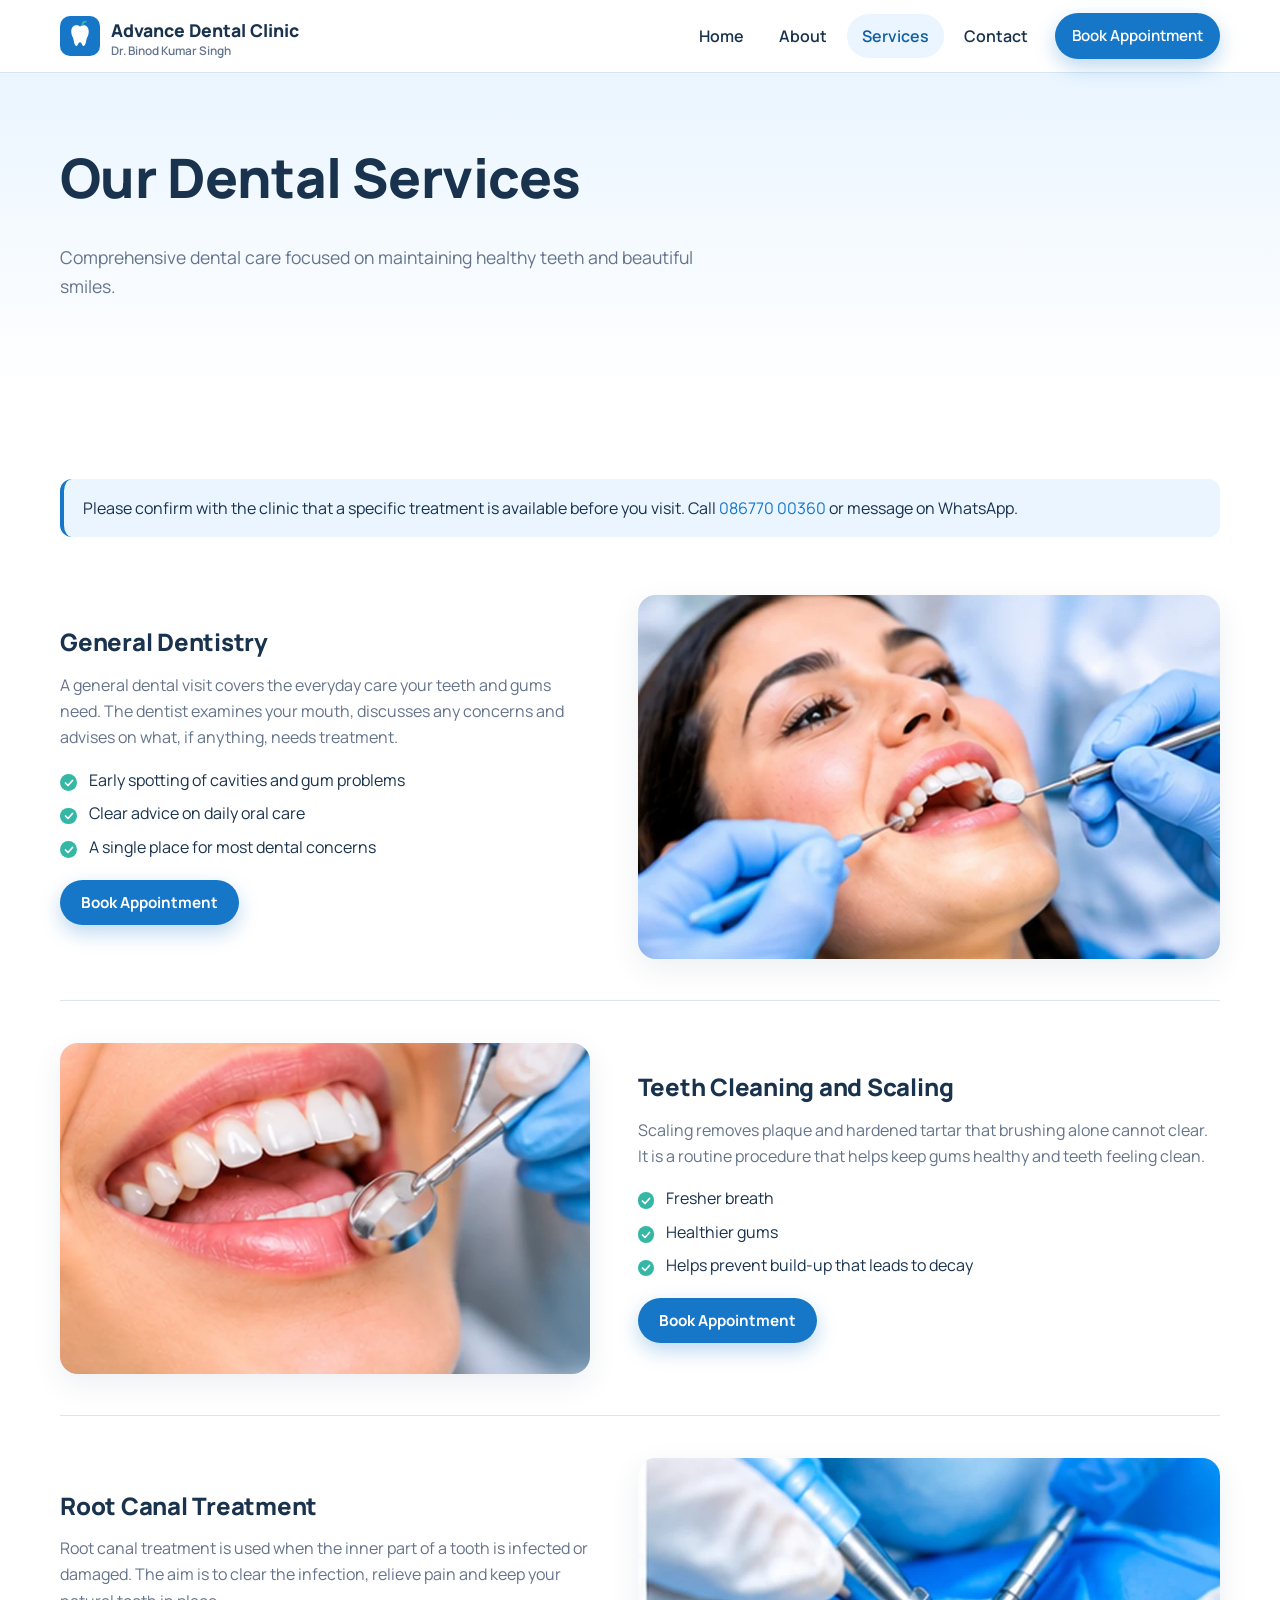
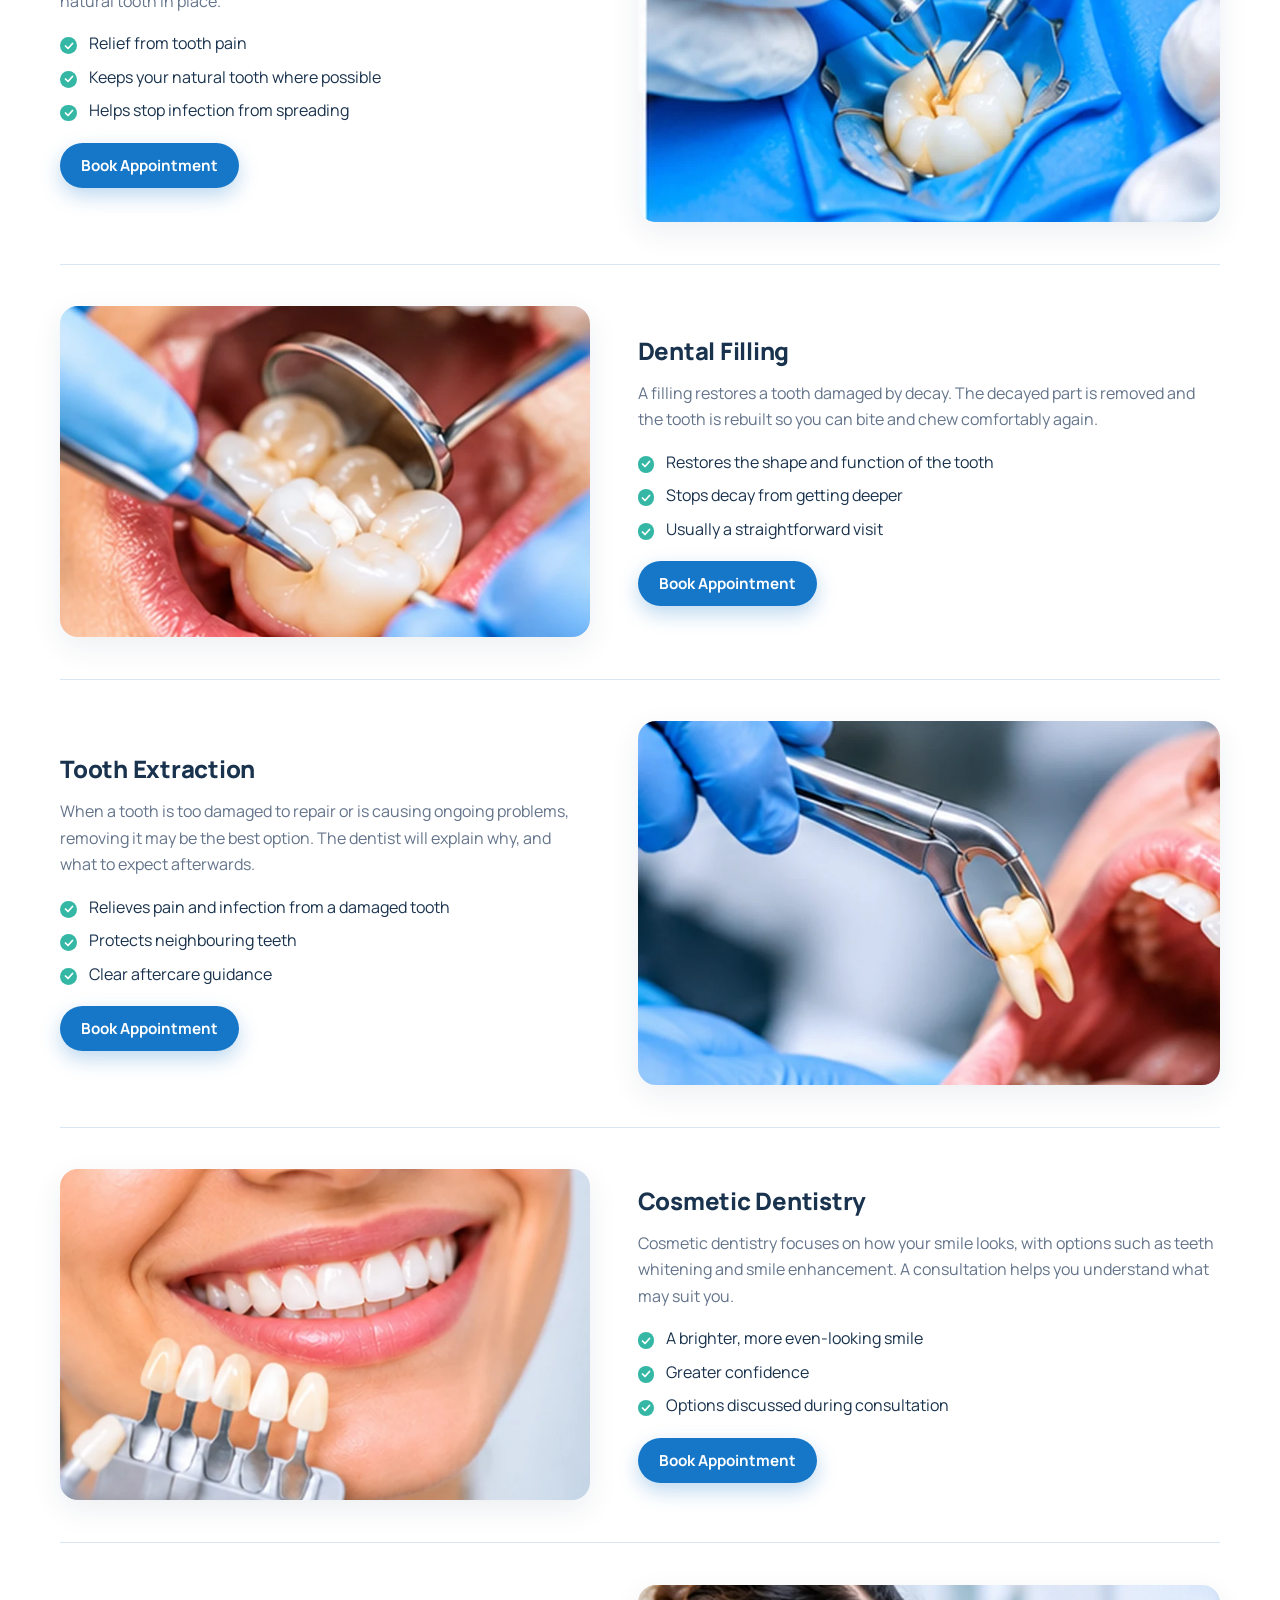
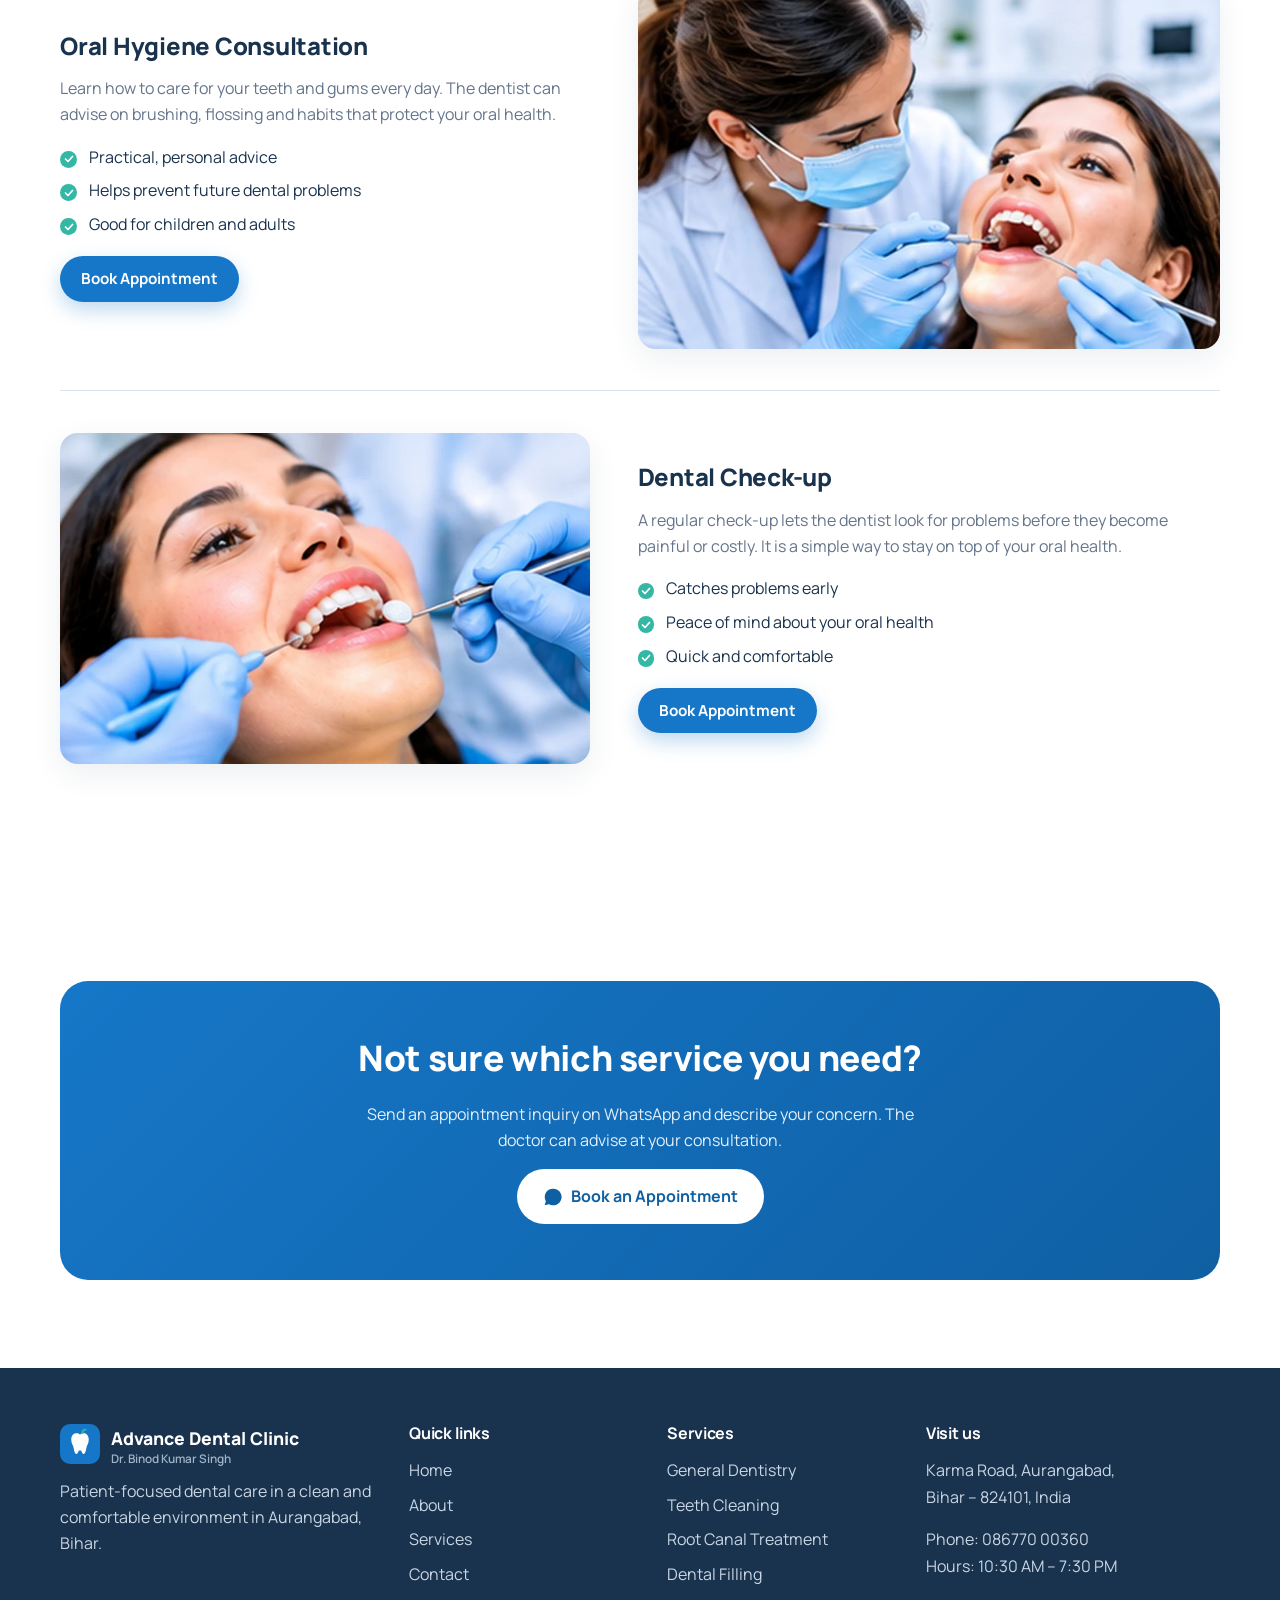
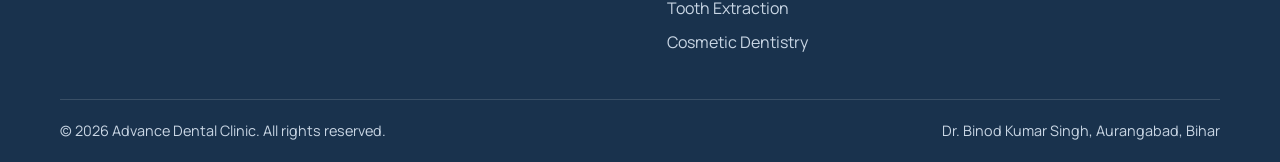
<file: services.html>
<!DOCTYPE html>
<html lang="en">
<head>
<meta charset="utf-8">
<meta name="viewport" content="width=device-width, initial-scale=1">
<title>Dental Services in Aurangabad | Advance Dental Clinic</title>
<meta name="description" content="Dental services at Advance Dental Clinic, Aurangabad: general dentistry, teeth cleaning, root canal, fillings, extraction and cosmetic dentistry.">
<meta name="keywords" content="Dental Clinic in Aurangabad Bihar, Dentist in Aurangabad, Advance Dental Clinic, Dr Binod Kumar Singh">
<link rel="canonical" href="https://www.example.com/services.html">
<meta property="og:type" content="website">
<meta property="og:site_name" content="Advance Dental Clinic">
<meta property="og:title" content="Dental Services in Aurangabad | Advance Dental Clinic">
<meta property="og:description" content="Dental services at Advance Dental Clinic, Aurangabad: general dentistry, teeth cleaning, root canal, fillings, extraction and cosmetic dentistry.">
<meta property="og:url" content="https://www.example.com/services.html">
<meta property="og:image" content="https://www.example.com/assets/images/home-dentist-hero.webp">
<link rel="icon" type="image/svg+xml" href="assets/images/favicon.svg">
<link rel="preconnect" href="https://fonts.googleapis.com">
<link rel="preconnect" href="https://fonts.gstatic.com" crossorigin>
<link href="https://fonts.googleapis.com/css2?family=Manrope:wght@400;500;600;700;800&display=swap" rel="stylesheet">
<link rel="stylesheet" href="assets/css/style.css">
</head>
<body>
<a class="skip" href="#main">Skip to content</a>
<header class="site-header">
<div class="wrap nav">
  <a class="logo" href="index.html" aria-label="Advance Dental Clinic home"><img src="assets/images/favicon.svg" alt="" width="40" height="40"><span>Advance Dental Clinic<small>Dr. Binod Kumar Singh</small></span></a>
  <button class="nav-toggle" aria-label="Open menu" aria-expanded="false" aria-controls="nav-links"><span></span></button>
  <ul class="nav-links" id="nav-links"><li><a href="index.html">Home</a></li><li><a href="about.html">About</a></li><li><a href="services.html" aria-current="page">Services</a></li><li><a href="contact.html">Contact</a></li><li><a class="btn btn-primary btn-sm js-book" href="https://wa.me/918677000360">Book Appointment</a></li></ul>
</div>
</header>
<main id="main">

<section class="page-hero"><div class="wrap"><h1>Our Dental Services</h1><p class="lead">Comprehensive dental care focused on maintaining healthy teeth and beautiful smiles.</p></div></section>
<section class="section"><div class="wrap">
  <p class="notice">Please confirm with the clinic that a specific treatment is available before you visit. Call <a href="tel:+918677000360">086770 00360</a> or message on WhatsApp.</p>
<article class="service" id="general-dentistry"><div class="photo"><img src="assets/images/general-dentistry.webp" alt="Routine dental examination at Advance Dental Clinic, Aurangabad" width="1200" height="750" data-img-tag="IMG-SERVICE-01"></div><div><h2>General Dentistry</h2><p>A general dental visit covers the everyday care your teeth and gums need. The dentist examines your mouth, discusses any concerns and advises on what, if anything, needs treatment.</p><ul class="checks"><li>Early spotting of cavities and gum problems</li><li>Clear advice on daily oral care</li><li>A single place for most dental concerns</li></ul><a class="btn btn-primary btn-sm js-book" data-service="General Dentistry" href="https://wa.me/918677000360">Book Appointment</a></div></article>
<article class="service" id="teeth-cleaning"><div class="photo"><img src="assets/images/teeth-cleaning.webp" alt="Dental scaling and cleaning at Advance Dental Clinic, Aurangabad" width="1200" height="750" data-img-tag="IMG-SERVICE-02" loading="lazy"></div><div><h2>Teeth Cleaning and Scaling</h2><p>Scaling removes plaque and hardened tartar that brushing alone cannot clear. It is a routine procedure that helps keep gums healthy and teeth feeling clean.</p><ul class="checks"><li>Fresher breath</li><li>Healthier gums</li><li>Helps prevent build-up that leads to decay</li></ul><a class="btn btn-primary btn-sm js-book" data-service="Teeth Cleaning and Scaling" href="https://wa.me/918677000360">Book Appointment</a></div></article>
<article class="service" id="root-canal"><div class="photo"><img src="assets/images/root-canal.webp" alt="Root canal procedure at Advance Dental Clinic, Aurangabad" width="1200" height="750" data-img-tag="IMG-SERVICE-03" loading="lazy"></div><div><h2>Root Canal Treatment</h2><p>Root canal treatment is used when the inner part of a tooth is infected or damaged. The aim is to clear the infection, relieve pain and keep your natural tooth in place.</p><ul class="checks"><li>Relief from tooth pain</li><li>Keeps your natural tooth where possible</li><li>Helps stop infection from spreading</li></ul><a class="btn btn-primary btn-sm js-book" data-service="Root Canal Treatment" href="https://wa.me/918677000360">Book Appointment</a></div></article>
<article class="service" id="dental-filling"><div class="photo"><img src="assets/images/dental-filling.webp" alt="Dental restoration procedure at Advance Dental Clinic, Aurangabad" width="1200" height="750" data-img-tag="IMG-SERVICE-04" loading="lazy"></div><div><h2>Dental Filling</h2><p>A filling restores a tooth damaged by decay. The decayed part is removed and the tooth is rebuilt so you can bite and chew comfortably again.</p><ul class="checks"><li>Restores the shape and function of the tooth</li><li>Stops decay from getting deeper</li><li>Usually a straightforward visit</li></ul><a class="btn btn-primary btn-sm js-book" data-service="Dental Filling" href="https://wa.me/918677000360">Book Appointment</a></div></article>
<article class="service" id="tooth-extraction"><div class="photo"><img src="assets/images/tooth-extraction.webp" alt="Tooth extraction procedure at Advance Dental Clinic, Aurangabad" width="1200" height="750" data-img-tag="IMG-SERVICE-05" loading="lazy"></div><div><h2>Tooth Extraction</h2><p>When a tooth is too damaged to repair or is causing ongoing problems, removing it may be the best option. The dentist will explain why, and what to expect afterwards.</p><ul class="checks"><li>Relieves pain and infection from a damaged tooth</li><li>Protects neighbouring teeth</li><li>Clear aftercare guidance</li></ul><a class="btn btn-primary btn-sm js-book" data-service="Tooth Extraction" href="https://wa.me/918677000360">Book Appointment</a></div></article>
<article class="service" id="cosmetic-dentistry"><div class="photo"><img src="assets/images/cosmetic-dentistry.webp" alt="Teeth whitening and smile enhancement at Advance Dental Clinic, Aurangabad" width="1200" height="750" data-img-tag="IMG-SERVICE-06" loading="lazy"></div><div><h2>Cosmetic Dentistry</h2><p>Cosmetic dentistry focuses on how your smile looks, with options such as teeth whitening and smile enhancement. A consultation helps you understand what may suit you.</p><ul class="checks"><li>A brighter, more even-looking smile</li><li>Greater confidence</li><li>Options discussed during consultation</li></ul><a class="btn btn-primary btn-sm js-book" data-service="Cosmetic Dentistry" href="https://wa.me/918677000360">Book Appointment</a></div></article>
<article class="service" id="oral-hygiene"><div class="photo"><img src="assets/images/dental-care.webp" alt="Dentist examining a patient's teeth at Advance Dental Clinic, Aurangabad" width="1200" height="900" data-img-tag="IMG-HOME-02" loading="lazy"></div><div><h2>Oral Hygiene Consultation</h2><p>Learn how to care for your teeth and gums every day. The dentist can advise on brushing, flossing and habits that protect your oral health.</p><ul class="checks"><li>Practical, personal advice</li><li>Helps prevent future dental problems</li><li>Good for children and adults</li></ul><a class="btn btn-primary btn-sm js-book" data-service="Oral Hygiene Consultation" href="https://wa.me/918677000360">Book Appointment</a></div></article>
<article class="service" id="dental-checkup"><div class="photo"><img src="assets/images/general-dentistry.webp" alt="Routine dental examination at Advance Dental Clinic, Aurangabad" width="1200" height="750" data-img-tag="IMG-SERVICE-01" loading="lazy"></div><div><h2>Dental Check-up</h2><p>A regular check-up lets the dentist look for problems before they become painful or costly. It is a simple way to stay on top of your oral health.</p><ul class="checks"><li>Catches problems early</li><li>Peace of mind about your oral health</li><li>Quick and comfortable</li></ul><a class="btn btn-primary btn-sm js-book" data-service="Dental Check-up" href="https://wa.me/918677000360">Book Appointment</a></div></article>
</div></section>
<section class="section"><div class="wrap"><div class="cta"><h2>Not sure which service you need?</h2><p>Send an appointment inquiry on WhatsApp and describe your concern. The doctor can advise at your consultation.</p><div class="btn-row"><a class="btn btn-light js-book" href="https://wa.me/918677000360"><svg viewBox="0 0 24 24" fill="currentColor" aria-hidden="true"><path d="M17.500 14.400c-.3-.1-1.700-.8-2-.9-.3-.1-.5-.1-.7.1-.2.300-.8.900-.9 1.100-.2.200-.3.200-.6.100a8 8 0 0 1-2.400-1.500 9 9 0 0 1-1.600-2c-.2-.3 0-.5.100-.6l.4-.5.3-.5c.1-.2 0-.4 0-.5l-.9-2.200c-.2-.6-.5-.5-.7-.5h-.6c-.2 0-.5.100-.8.400-.3.300-1 1-1 2.500s1.100 2.900 1.200 3.100c.2.200 2.100 3.200 5.100 4.500.7.300 1.300.5 1.700.6.700.2 1.400.2 1.900.1.600-.1 1.700-.7 2-1.400.2-.7.200-1.300.2-1.400-.1-.2-.3-.3-.6-.4zM12 2a10 10 0 0 0-8.600 15L2 22l5.200-1.400A10 10 0 1 0 12 2z"/></svg> Book an Appointment</a></div></div></div></section>
</main>
<footer class="site-footer">
<div class="wrap">
  <div class="footer-grid">
    <div>
      <a class="logo" href="index.html"><img src="assets/images/favicon.svg" alt="" width="40" height="40"><span>Advance Dental Clinic<small>Dr. Binod Kumar Singh</small></span></a>
      <p>Patient-focused dental care in a clean and comfortable environment in Aurangabad, Bihar.</p>
    </div>
    <div><h4>Quick links</h4><ul><li><a href="index.html">Home</a></li><li><a href="about.html">About</a></li><li><a href="services.html">Services</a></li><li><a href="contact.html">Contact</a></li></ul></div>
    <div><h4>Services</h4><ul><li><a href="services.html#general-dentistry">General Dentistry</a></li><li><a href="services.html#teeth-cleaning">Teeth Cleaning</a></li><li><a href="services.html#root-canal">Root Canal Treatment</a></li><li><a href="services.html#dental-filling">Dental Filling</a></li><li><a href="services.html#tooth-extraction">Tooth Extraction</a></li><li><a href="services.html#cosmetic-dentistry">Cosmetic Dentistry</a></li></ul></div>
    <div><h4>Visit us</h4>
      <p>Karma Road, Aurangabad,<br>Bihar &ndash; 824101, India</p>
      <p>Phone: <a href="tel:+918677000360">086770 00360</a><br>Hours: 10:30 AM &ndash; 7:30 PM</p>
    </div>
  </div>
  <div class="copy"><span>&copy; <span id="year">2026</span> Advance Dental Clinic. All rights reserved.</span><span>Dr. Binod Kumar Singh, Aurangabad, Bihar</span></div>
</div>
</footer>
<script src="assets/js/script.js"></script>
</body>
</html>
</file>
<file: assets/css/style.css>
/* Advance Dental Clinic – shared styles */
:root{
  --primary:#1677C8; --primary-dark:#0F5FA3; --sky:#EAF5FF; --white:#fff;
  --teal:#35B7A5; --teal-dark:#1E8F80; --navy:#19324D; --muted:#64748B;
  --line:#D9E6F2; --radius:18px; --shadow:0 10px 30px rgba(25,50,77,.08);
  --font:"Manrope","Segoe UI",system-ui,-apple-system,Roboto,Arial,sans-serif;
  --wrap:1160px;
}
*,*::before,*::after{box-sizing:border-box}
html{scroll-behavior:smooth;scroll-padding-top:84px}
body{margin:0;font-family:var(--font);color:var(--navy);background:var(--white);line-height:1.65;font-size:1rem;overflow-x:hidden}
img{max-width:100%;height:auto;display:block}
a{color:var(--primary);text-decoration:none}
a:hover{color:var(--primary-dark)}
:focus-visible{outline:3px solid var(--teal);outline-offset:3px;border-radius:6px}
h1,h2,h3,h4{line-height:1.2;margin:0 0 .6em;letter-spacing:-.01em}
h1{font-size:clamp(2.1rem,4.6vw,3.4rem);font-weight:800}
h2{font-size:clamp(1.6rem,3vw,2.2rem);font-weight:800}
h3{font-size:1.2rem;font-weight:700}
p{margin:0 0 1em;color:var(--muted)}
.wrap{width:min(var(--wrap),100% - 2.5rem);margin-inline:auto}
.section{padding:clamp(3.2rem,7vw,5.5rem) 0}
.section--sky{background:linear-gradient(180deg,var(--sky),#fff)}
.section-head{max-width:640px;margin-bottom:2.2rem}
.section-head.center{margin-inline:auto;text-align:center}
.skip{position:absolute;left:-999px;top:0;background:var(--navy);color:#fff;padding:.6rem 1rem;z-index:100}
.skip:focus{left:1rem;top:1rem}

/* Buttons */
.btn{display:inline-flex;align-items:center;justify-content:center;gap:.5rem;min-height:48px;padding:.75rem 1.5rem;border-radius:999px;border:2px solid transparent;font:inherit;font-weight:700;cursor:pointer;transition:background .2s,color .2s,transform .2s,box-shadow .2s;text-align:center}
.btn:hover{transform:translateY(-2px)}
.btn-primary{background:var(--primary);color:#fff;box-shadow:0 8px 20px rgba(22,119,200,.28)}
.btn-primary:hover{background:var(--primary-dark);color:#fff}
.btn-outline{background:#fff;color:var(--primary);border-color:var(--primary)}
.btn-outline:hover{background:var(--sky);color:var(--primary-dark)}
.btn-teal{background:var(--teal-dark);color:#fff}
.btn-teal:hover{background:#17756a;color:#fff}
.btn-light{background:#fff;color:var(--primary-dark)}
.btn-light:hover{background:var(--sky);color:var(--primary-dark)}
.btn-sm{min-height:42px;padding:.5rem 1.2rem;font-size:.95rem}
.btn svg{width:20px;height:20px;flex:none}
.btn-row{display:flex;flex-wrap:wrap;gap:.8rem}

/* Header */
.site-header{position:sticky;top:0;z-index:50;background:rgba(255,255,255,.96);backdrop-filter:blur(8px);border-bottom:1px solid var(--line)}
.nav{display:flex;align-items:center;justify-content:space-between;min-height:72px;gap:1rem}
.logo{display:flex;align-items:center;gap:.7rem;color:var(--navy);font-weight:800;font-size:1.1rem}
.logo:hover{color:var(--navy)}
.logo img{width:40px;height:40px}
.logo small{display:block;font-weight:600;color:var(--muted);font-size:.74rem;line-height:1}
.nav-links{display:flex;align-items:center;gap:.3rem;list-style:none;margin:0;padding:0}
.nav-links a{display:block;padding:.55rem .95rem;border-radius:999px;color:var(--navy);font-weight:600}
.nav-links a:hover{background:var(--sky);color:var(--primary-dark)}
.nav-links a[aria-current="page"]{background:var(--sky);color:var(--primary-dark)}
.nav-links .btn{color:#fff;margin-left:.4rem}
.nav-links .btn:hover{background:var(--primary-dark);color:#fff}
.nav-toggle{display:none;width:48px;height:48px;border:1px solid var(--line);background:#fff;border-radius:12px;cursor:pointer;align-items:center;justify-content:center}
.nav-toggle span,.nav-toggle span::before,.nav-toggle span::after{display:block;width:22px;height:2px;background:var(--navy);border-radius:2px;position:relative;transition:transform .25s,background .25s}
.nav-toggle span::before,.nav-toggle span::after{content:"";position:absolute;left:0}
.nav-toggle span::before{top:-7px}.nav-toggle span::after{top:7px}
.nav-toggle[aria-expanded="true"] span{background:transparent}
.nav-toggle[aria-expanded="true"] span::before{transform:translateY(7px) rotate(45deg)}
.nav-toggle[aria-expanded="true"] span::after{transform:translateY(-7px) rotate(-45deg)}

/* Hero */
.hero{padding:clamp(2.5rem,6vw,5rem) 0;background:radial-gradient(900px 400px at 85% 10%,var(--sky),transparent 70%),#fff}
.hero-grid{display:grid;grid-template-columns:1.05fr .95fr;gap:3rem;align-items:center}
.hero p.lead{font-size:1.15rem;max-width:34rem}
.hero-doc{display:flex;align-items:center;gap:.9rem;margin-top:2rem;padding-top:1.4rem;border-top:1px solid var(--line)}
.hero-doc .dot{width:46px;height:46px;border-radius:50%;background:var(--sky);display:grid;place-items:center;color:var(--primary);flex:none}
.hero-doc strong{display:block}
.hero-doc span{color:var(--muted);font-size:.95rem}
.photo{border-radius:var(--radius);overflow:hidden;box-shadow:var(--shadow);background:var(--sky)}
.photo img{width:100%;height:100%;object-fit:cover}
.hero .photo{aspect-ratio:5/4;border-radius:28px 28px 28px 90px}
.page-hero{padding:clamp(2.5rem,6vw,4.5rem) 0;background:linear-gradient(180deg,var(--sky),#fff)}
.page-hero .lead{max-width:40rem;font-size:1.1rem}

/* Layout helpers */
.split{display:grid;grid-template-columns:1fr 1fr;gap:clamp(2rem,5vw,4rem);align-items:center}
.split .photo{aspect-ratio:4/3}
.split.reverse .photo{order:2}
.grid{display:grid;gap:1.4rem}
.grid-3{grid-template-columns:repeat(3,1fr)}
.grid-2{grid-template-columns:repeat(2,1fr)}
.card{background:#fff;border:1px solid var(--line);border-radius:var(--radius);box-shadow:var(--shadow);overflow:hidden;transition:transform .25s,box-shadow .25s}
.card:hover{transform:translateY(-4px);box-shadow:0 16px 36px rgba(25,50,77,.12)}
.card-body{padding:1.4rem}
.card .photo{border-radius:0;box-shadow:none;aspect-ratio:16/10}
.card p{margin-bottom:0}
.icon-card{padding:1.6rem}
.icon{width:52px;height:52px;border-radius:14px;background:var(--sky);color:var(--primary);display:grid;place-items:center;margin-bottom:1rem}
.icon svg{width:26px;height:26px}
.checks{list-style:none;padding:0;margin:0 0 1.2rem}
.checks li{position:relative;padding-left:1.8rem;margin-bottom:.45rem;color:var(--navy)}
.checks li::before{content:"";position:absolute;left:0;top:.45em;width:1.05rem;height:1.05rem;border-radius:50%;background:var(--teal) url("data:image/svg+xml,%3Csvg xmlns='http://www.w3.org/2000/svg' viewBox='0 0 24 24' fill='none' stroke='white' stroke-width='3.5' stroke-linecap='round' stroke-linejoin='round'%3E%3Cpath d='M5 12l5 5 9-10'/%3E%3C/svg%3E") center/70% no-repeat}

/* Info panel */
.info-list{display:grid;grid-template-columns:repeat(4,1fr);gap:1.2rem;margin:0}
.info-item{background:#fff;border:1px solid var(--line);border-radius:var(--radius);padding:1.3rem}
.info-item dt{font-size:.85rem;font-weight:700;color:var(--teal-dark);margin-bottom:.2rem}
.info-item dd{margin:0;font-weight:700}

/* Service blocks */
.service{display:grid;grid-template-columns:1fr 1.1fr;gap:clamp(1.5rem,4vw,3rem);align-items:center;padding:clamp(1.8rem,4vw,2.6rem) 0;border-bottom:1px solid var(--line)}
.service:last-child{border-bottom:0}
.service .photo{aspect-ratio:16/10}
.service:nth-child(even) .photo{order:2}
.service h2{font-size:1.5rem}
.notice{background:var(--sky);border-left:4px solid var(--primary);border-radius:12px;padding:1rem 1.2rem;color:var(--navy);margin-bottom:1rem}

/* CTA */
.cta{background:linear-gradient(135deg,var(--primary),var(--primary-dark));color:#fff;border-radius:28px;padding:clamp(2rem,5vw,3.5rem);text-align:center}
.cta h2{color:#fff}
.cta p{color:#E3F0FB;max-width:36rem;margin-inline:auto}
.cta .btn-row{justify-content:center}

/* Contact + form */
.contact-grid{display:grid;grid-template-columns:.9fr 1.1fr;gap:2rem;align-items:start}
.form-card{padding:clamp(1.4rem,3vw,2.2rem)}
.field{margin-bottom:1.1rem}
.field label{display:block;font-weight:700;margin-bottom:.35rem}
.field .opt{font-weight:500;color:var(--muted)}
.field input,.field select,.field textarea{width:100%;min-height:48px;padding:.7rem .9rem;border:1.5px solid #BFD0E0;border-radius:12px;font:inherit;color:var(--navy);background:#fff;transition:border-color .2s,box-shadow .2s}
.field textarea{min-height:110px;resize:vertical}
.field input:focus,.field select:focus,.field textarea:focus{outline:0;border-color:var(--primary);box-shadow:0 0 0 4px rgba(22,119,200,.15)}
.field.invalid input,.field.invalid select,.field.invalid textarea{border-color:#C0392B}
.error{display:none;color:#B3261E;font-size:.9rem;font-weight:600;margin-top:.3rem}
.field.invalid .error{display:block}
.two{display:grid;grid-template-columns:1fr 1fr;gap:1rem}
.form-success{display:none;margin-top:1.2rem;background:#E8F8F5;border:1px solid var(--teal);border-radius:12px;padding:1rem 1.2rem;color:#14574E}
.form-success.show{display:block}
.form-note{font-size:.9rem;margin:.8rem 0 0}
.contact-list{list-style:none;padding:0;margin:0 0 1.4rem}
.contact-list li{display:flex;gap:.9rem;margin-bottom:1.1rem}
.contact-list .icon{margin:0;flex:none}
.contact-list strong{display:block}
.contact-list span{color:var(--muted)}
.map{border-radius:var(--radius);overflow:hidden;border:1px solid var(--line);box-shadow:var(--shadow);aspect-ratio:16/7;min-height:320px}
.map iframe{width:100%;height:100%;border:0;display:block}

/* Footer */
.site-footer{background:var(--navy);color:#C9D6E4;padding:3.5rem 0 1.2rem}
.footer-grid{display:grid;grid-template-columns:1.4fr 1fr 1fr 1.3fr;gap:2rem}
.site-footer h4{color:#fff;font-size:1rem;margin-bottom:.9rem}
.site-footer p{color:#C9D6E4}
.site-footer ul{list-style:none;margin:0;padding:0}
.site-footer li{margin-bottom:.5rem}
.site-footer a{color:#C9D6E4}
.site-footer a:hover{color:#fff;text-decoration:underline}
.site-footer .logo{color:#fff;margin-bottom:.8rem}
.site-footer .logo small{color:#9FB3C8}
.copy{margin-top:2.2rem;padding-top:1.2rem;border-top:1px solid rgba(255,255,255,.14);font-size:.9rem;display:flex;justify-content:space-between;flex-wrap:wrap;gap:.5rem}

/* Single entrance on load */
@keyframes rise{from{opacity:0;transform:translateY(14px)}to{opacity:1;transform:none}}
.hero-copy,.page-hero .wrap{animation:rise .7s ease both}

/* Responsive */
@media (max-width:980px){
  .grid-3{grid-template-columns:repeat(2,1fr)}
  .info-list{grid-template-columns:repeat(2,1fr)}
  .footer-grid{grid-template-columns:1fr 1fr}
  .contact-grid{grid-template-columns:1fr}
}
@media (max-width:820px){
  .nav-toggle{display:inline-flex}
  .nav-links{position:absolute;left:0;right:0;top:100%;background:#fff;flex-direction:column;align-items:stretch;padding:.8rem 1.25rem 1.2rem;border-bottom:1px solid var(--line);box-shadow:var(--shadow);display:none}
  .nav-links.open{display:flex}
  .nav-links a{padding:.9rem 1rem}
  .nav-links .btn{margin:.5rem 0 0}
  .hero-grid,.split,.service{grid-template-columns:1fr}
  .split.reverse .photo,.service:nth-child(even) .photo{order:0}
  .hero .photo{aspect-ratio:4/3;border-radius:24px}
}
@media (max-width:600px){
  .grid-3,.grid-2,.two,.footer-grid,.info-list{grid-template-columns:1fr}
  .btn-row .btn{width:100%}
  .copy{flex-direction:column}
}
@media (prefers-reduced-motion:reduce){
  *,*::before,*::after{animation:none!important;transition:none!important;scroll-behavior:auto!important}
}
.info-stack{grid-template-columns:1fr 1fr}
@media (max-width:600px){.info-stack{grid-template-columns:1fr}}
</file>
